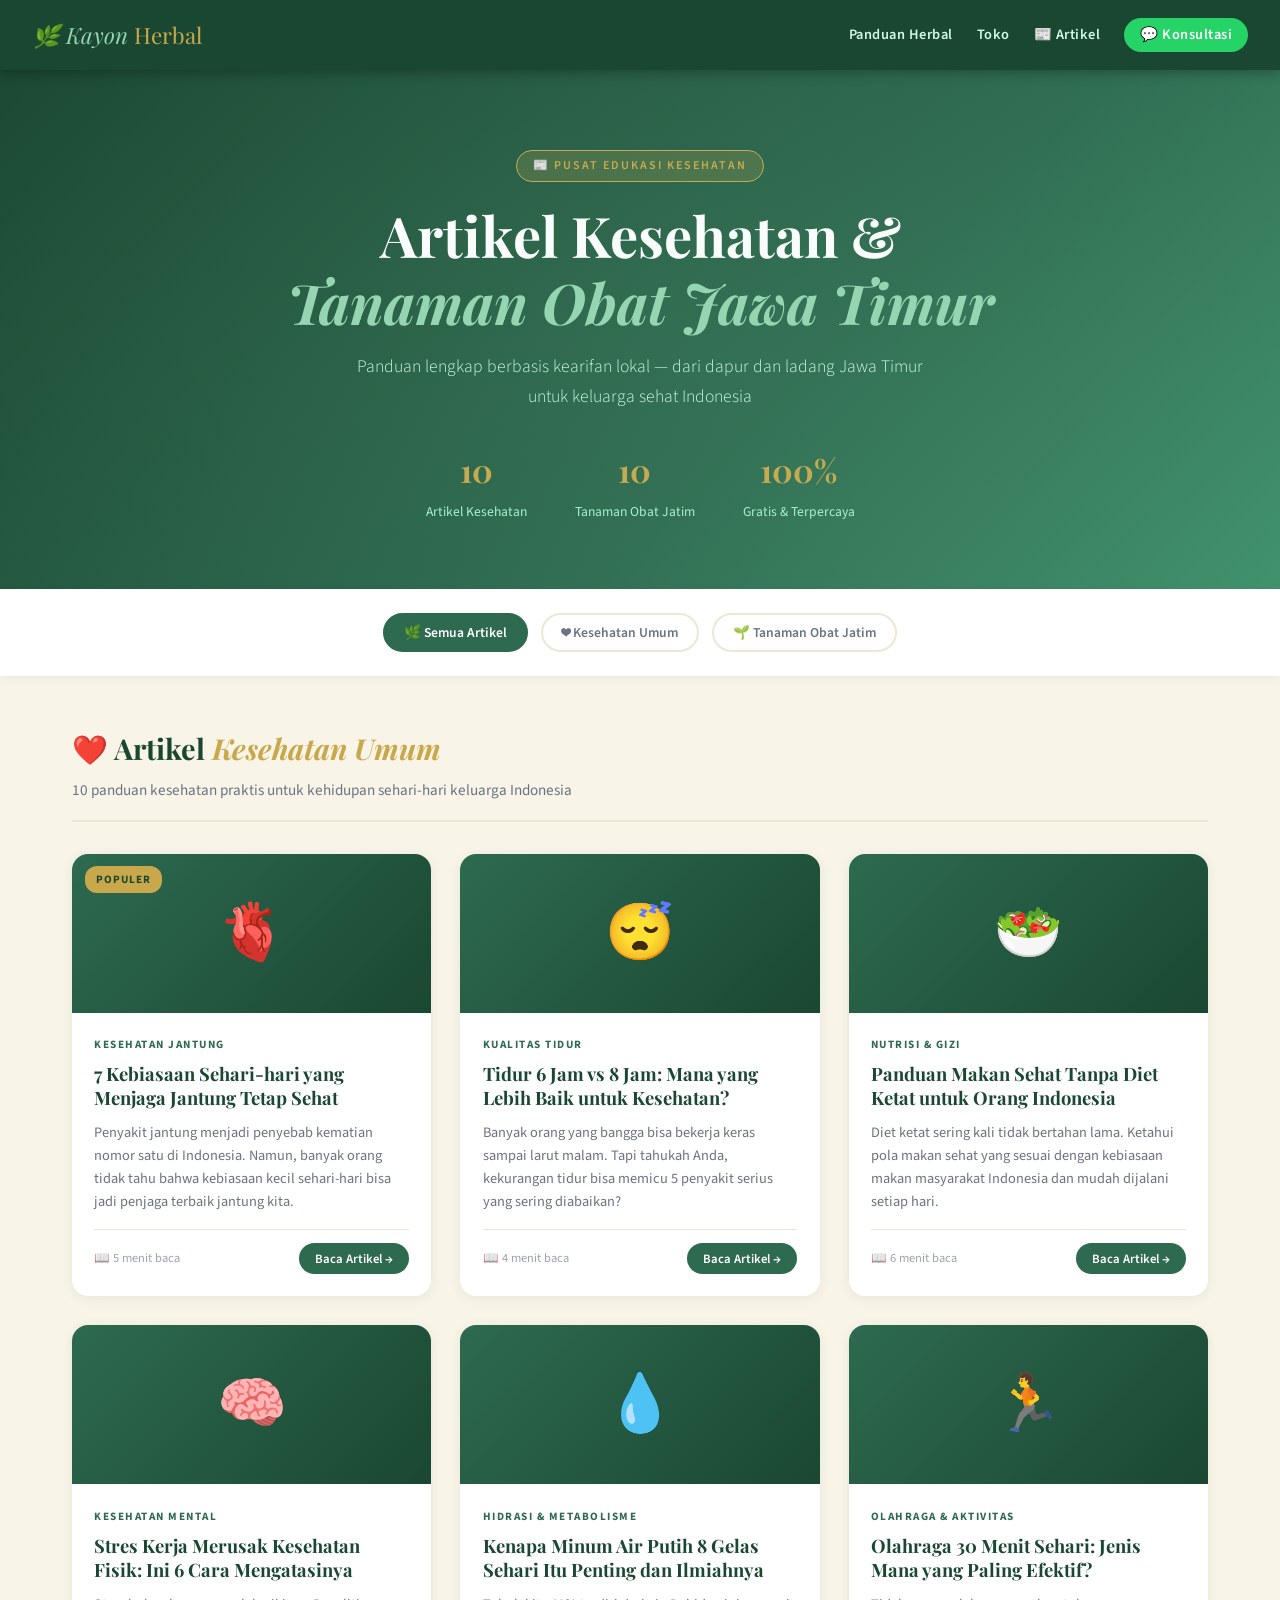
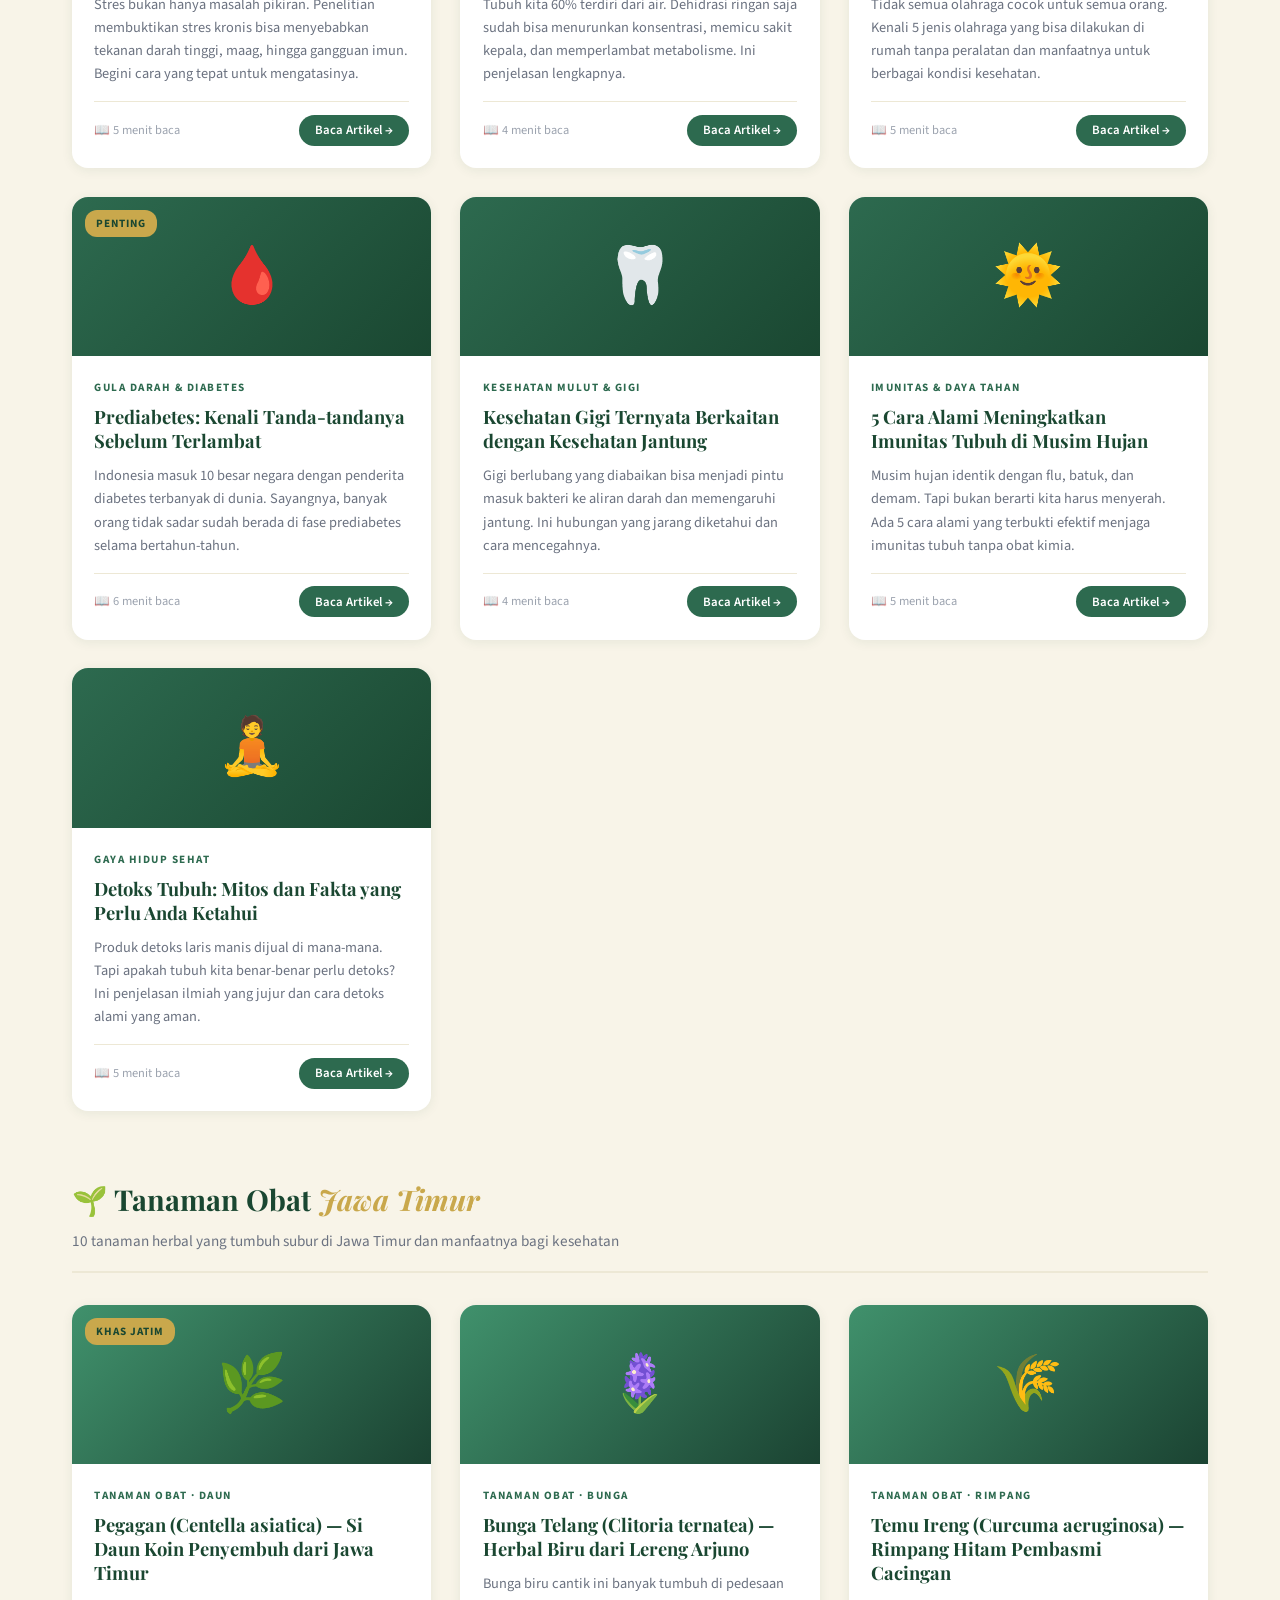
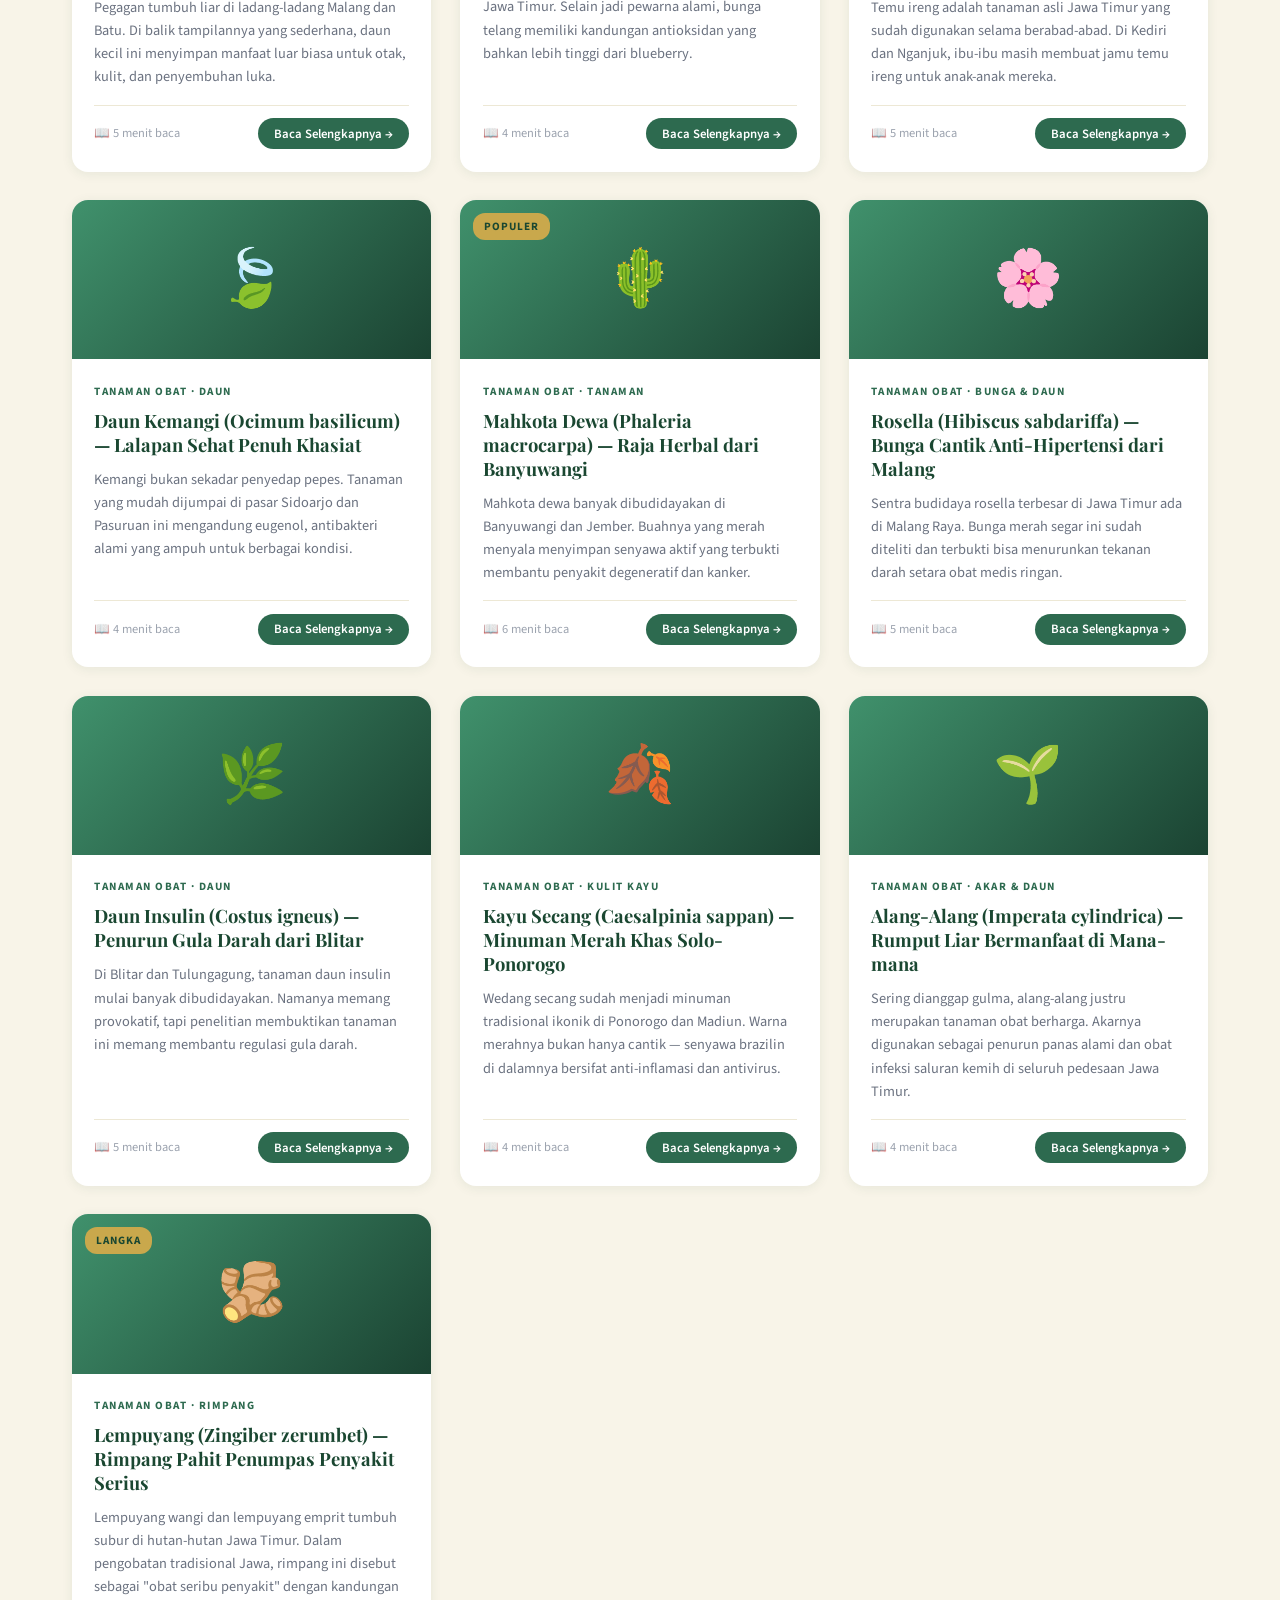
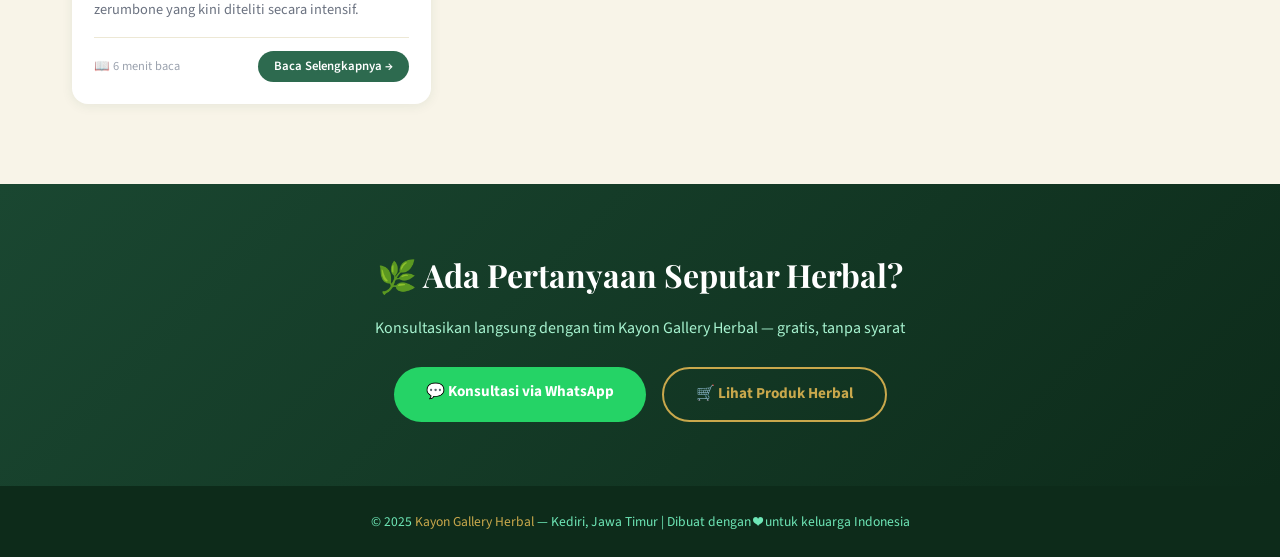
<file: artikel.html>
<!DOCTYPE html>
<html lang="id">
<head>
<meta charset="UTF-8">
<meta name="viewport" content="width=device-width, initial-scale=1.0">
<title>Artikel Kesehatan & Tanaman Obat Jawa Timur | Kayon Gallery Herbal</title>
<meta name="description" content="Kumpulan artikel kesehatan dan panduan tanaman obat tradisional dari Jawa Timur oleh Kayon Gallery Herbal Kediri.">
<link rel="preconnect" href="https://fonts.googleapis.com">
<link href="https://fonts.googleapis.com/css2?family=Playfair+Display:ital,wght@0,400;0,700;1,400&family=Source+Sans+3:wght@300;400;600&display=swap" rel="stylesheet">
<style>
  :root {
    --hijau-tua: #1a4731;
    --hijau-mid: #2d6a4f;
    --hijau-muda: #52b788;
    --hijau-terang: #95d5b2;
    --krem: #f8f4e8;
    --krem-gelap: #ede8d5;
    --coklat: #8b5e3c;
    --emas: #c9a84c;
    --putih: #fefefe;
    --abu: #6b7280;
    --teks: #1f2937;
  }

  * { margin: 0; padding: 0; box-sizing: border-box; }

  body {
    font-family: 'Source Sans 3', sans-serif;
    background: var(--krem);
    color: var(--teks);
    line-height: 1.7;
  }

  /* ── NAVBAR ── */
  nav {
    background: var(--hijau-tua);
    padding: 1rem 2rem;
    display: flex;
    align-items: center;
    justify-content: space-between;
    position: sticky;
    top: 0;
    z-index: 100;
    box-shadow: 0 2px 12px rgba(0,0,0,0.3);
  }
  .nav-logo {
    font-family: 'Playfair Display', serif;
    color: var(--hijau-terang);
    font-size: 1.4rem;
    text-decoration: none;
    font-style: italic;
  }
  .nav-logo span { color: var(--emas); font-style: normal; }
  .nav-links { display: flex; gap: 1.5rem; list-style: none; }
  .nav-links a {
    color: #d1fae5;
    text-decoration: none;
    font-size: 0.9rem;
    font-weight: 600;
    letter-spacing: 0.5px;
    transition: color 0.2s;
  }
  .nav-links a:hover { color: var(--emas); }
  .nav-wa {
    background: #25d366;
    color: white !important;
    padding: 0.4rem 1rem;
    border-radius: 20px;
  }

  /* ── HERO ── */
  .hero {
    background: linear-gradient(135deg, var(--hijau-tua) 0%, var(--hijau-mid) 60%, #40916c 100%);
    padding: 5rem 2rem 4rem;
    text-align: center;
    position: relative;
    overflow: hidden;
  }
  .hero::before {
    content: '';
    position: absolute;
    top: -50%;
    left: -20%;
    width: 140%;
    height: 200%;
    background: radial-gradient(ellipse at center, rgba(149,213,178,0.08) 0%, transparent 70%);
    pointer-events: none;
  }
  .hero-tag {
    display: inline-block;
    background: rgba(201,168,76,0.2);
    border: 1px solid var(--emas);
    color: var(--emas);
    font-size: 0.75rem;
    font-weight: 600;
    letter-spacing: 2px;
    text-transform: uppercase;
    padding: 0.3rem 1rem;
    border-radius: 20px;
    margin-bottom: 1.2rem;
  }
  .hero h1 {
    font-family: 'Playfair Display', serif;
    font-size: clamp(2rem, 5vw, 3.5rem);
    color: white;
    line-height: 1.2;
    margin-bottom: 1rem;
  }
  .hero h1 em { color: var(--hijau-terang); font-style: italic; }
  .hero p {
    color: #d1fae5;
    font-size: 1.1rem;
    max-width: 600px;
    margin: 0 auto 2rem;
    font-weight: 300;
  }
  .hero-stats {
    display: flex;
    justify-content: center;
    gap: 3rem;
    margin-top: 2rem;
  }
  .hero-stat { text-align: center; }
  .hero-stat strong {
    display: block;
    font-family: 'Playfair Display', serif;
    font-size: 2rem;
    color: var(--emas);
  }
  .hero-stat span { color: #a7f3d0; font-size: 0.85rem; }

  /* ── FILTER TABS ── */
  .filter-section {
    background: white;
    padding: 1.5rem 2rem;
    display: flex;
    justify-content: center;
    gap: 0.8rem;
    flex-wrap: wrap;
    box-shadow: 0 2px 8px rgba(0,0,0,0.05);
    position: sticky;
    top: 60px;
    z-index: 90;
  }
  .tab-btn {
    padding: 0.5rem 1.2rem;
    border: 2px solid var(--krem-gelap);
    background: transparent;
    border-radius: 25px;
    cursor: pointer;
    font-size: 0.85rem;
    font-weight: 600;
    font-family: 'Source Sans 3', sans-serif;
    color: var(--abu);
    transition: all 0.25s;
  }
  .tab-btn:hover, .tab-btn.active {
    background: var(--hijau-mid);
    border-color: var(--hijau-mid);
    color: white;
  }

  /* ── GRID ARTIKEL ── */
  .artikel-section {
    max-width: 1200px;
    margin: 0 auto;
    padding: 3rem 2rem;
  }
  .section-title {
    font-family: 'Playfair Display', serif;
    font-size: 1.8rem;
    color: var(--hijau-tua);
    margin-bottom: 0.3rem;
  }
  .section-title em { color: var(--emas); font-style: italic; }
  .section-sub {
    color: var(--abu);
    font-size: 0.95rem;
    margin-bottom: 2rem;
    padding-bottom: 1rem;
    border-bottom: 2px solid var(--krem-gelap);
  }
  .artikel-grid {
    display: grid;
    grid-template-columns: repeat(auto-fill, minmax(340px, 1fr));
    gap: 1.8rem;
  }

  /* ── KARTU ARTIKEL ── */
  .kartu {
    background: white;
    border-radius: 16px;
    overflow: hidden;
    box-shadow: 0 2px 12px rgba(26,71,49,0.08);
    transition: transform 0.3s, box-shadow 0.3s;
    display: flex;
    flex-direction: column;
    cursor: pointer;
  }
  .kartu:hover {
    transform: translateY(-6px);
    box-shadow: 0 12px 32px rgba(26,71,49,0.15);
  }
  .kartu-emoji {
    background: linear-gradient(135deg, var(--hijau-mid), var(--hijau-tua));
    padding: 2rem;
    text-align: center;
    font-size: 3.5rem;
    position: relative;
  }
  .kartu-emoji.tanaman {
    background: linear-gradient(135deg, #40916c, #1b4332);
  }
  .kartu-badge {
    position: absolute;
    top: 0.8rem;
    left: 0.8rem;
    background: var(--emas);
    color: var(--hijau-tua);
    font-size: 0.7rem;
    font-weight: 700;
    letter-spacing: 1px;
    text-transform: uppercase;
    padding: 0.25rem 0.7rem;
    border-radius: 12px;
  }
  .kartu-body { padding: 1.4rem; flex: 1; display: flex; flex-direction: column; }
  .kartu-kategori {
    font-size: 0.7rem;
    font-weight: 700;
    letter-spacing: 1.5px;
    text-transform: uppercase;
    color: var(--hijau-mid);
    margin-bottom: 0.5rem;
  }
  .kartu-judul {
    font-family: 'Playfair Display', serif;
    font-size: 1.15rem;
    color: var(--hijau-tua);
    margin-bottom: 0.7rem;
    line-height: 1.3;
  }
  .kartu-ringkasan {
    color: var(--abu);
    font-size: 0.9rem;
    line-height: 1.6;
    flex: 1;
    margin-bottom: 1rem;
  }
  .kartu-footer {
    display: flex;
    align-items: center;
    justify-content: space-between;
    padding-top: 0.8rem;
    border-top: 1px solid var(--krem-gelap);
  }
  .kartu-meta { font-size: 0.78rem; color: #9ca3af; }
  .btn-baca {
    background: var(--hijau-mid);
    color: white;
    border: none;
    padding: 0.4rem 1rem;
    border-radius: 20px;
    font-size: 0.8rem;
    font-weight: 600;
    cursor: pointer;
    font-family: 'Source Sans 3', sans-serif;
    transition: background 0.2s;
  }
  .btn-baca:hover { background: var(--hijau-tua); }

  /* ── MODAL ── */
  .modal-overlay {
    display: none;
    position: fixed;
    inset: 0;
    background: rgba(15,30,20,0.75);
    z-index: 1000;
    padding: 1rem;
    overflow-y: auto;
    backdrop-filter: blur(4px);
  }
  .modal-overlay.aktif { display: flex; align-items: flex-start; justify-content: center; }
  .modal {
    background: var(--putih);
    border-radius: 20px;
    max-width: 780px;
    width: 100%;
    margin: 2rem auto;
    overflow: hidden;
    animation: slideUp 0.35s ease;
  }
  @keyframes slideUp {
    from { opacity: 0; transform: translateY(30px); }
    to { opacity: 1; transform: translateY(0); }
  }
  .modal-header {
    background: linear-gradient(135deg, var(--hijau-tua), var(--hijau-mid));
    padding: 2.5rem 2rem 2rem;
    position: relative;
  }
  .modal-header .emoji { font-size: 3rem; display: block; margin-bottom: 0.8rem; }
  .modal-kategori {
    font-size: 0.7rem;
    font-weight: 700;
    letter-spacing: 2px;
    text-transform: uppercase;
    color: var(--emas);
    margin-bottom: 0.4rem;
  }
  .modal-judul {
    font-family: 'Playfair Display', serif;
    font-size: clamp(1.4rem, 3vw, 2rem);
    color: white;
    line-height: 1.25;
  }
  .modal-tutup {
    position: absolute;
    top: 1rem;
    right: 1rem;
    background: rgba(255,255,255,0.15);
    border: none;
    color: white;
    width: 36px;
    height: 36px;
    border-radius: 50%;
    font-size: 1.1rem;
    cursor: pointer;
    display: flex;
    align-items: center;
    justify-content: center;
    transition: background 0.2s;
  }
  .modal-tutup:hover { background: rgba(255,255,255,0.3); }
  .modal-content { padding: 2rem; }
  .modal-content h3 {
    font-family: 'Playfair Display', serif;
    color: var(--hijau-tua);
    font-size: 1.1rem;
    margin: 1.5rem 0 0.5rem;
    border-left: 3px solid var(--emas);
    padding-left: 0.8rem;
  }
  .modal-content p { color: #374151; font-size: 0.95rem; line-height: 1.8; margin-bottom: 0.8rem; }
  .modal-content ul { padding-left: 1.2rem; margin-bottom: 1rem; }
  .modal-content ul li { color: #374151; font-size: 0.95rem; line-height: 1.8; margin-bottom: 0.3rem; }
  .modal-content .highlight-box {
    background: #f0fdf4;
    border: 1px solid #bbf7d0;
    border-radius: 10px;
    padding: 1rem 1.2rem;
    margin: 1rem 0;
    font-size: 0.9rem;
    color: var(--hijau-tua);
  }
  .modal-content .warning-box {
    background: #fffbeb;
    border: 1px solid #fde68a;
    border-radius: 10px;
    padding: 0.8rem 1.2rem;
    margin: 1rem 0;
    font-size: 0.88rem;
    color: #92400e;
  }
  .modal-wa-btn {
    display: block;
    width: 100%;
    background: #25d366;
    color: white;
    text-align: center;
    padding: 0.9rem;
    border-radius: 12px;
    text-decoration: none;
    font-weight: 700;
    margin-top: 1.5rem;
    font-size: 0.95rem;
    transition: background 0.2s;
  }
  .modal-wa-btn:hover { background: #1da851; }

  /* ── CTA ── */
  .cta-section {
    background: linear-gradient(135deg, var(--hijau-tua), #0d2b1a);
    padding: 4rem 2rem;
    text-align: center;
    margin-top: 2rem;
  }
  .cta-section h2 {
    font-family: 'Playfair Display', serif;
    font-size: 2rem;
    color: white;
    margin-bottom: 0.8rem;
  }
  .cta-section p { color: #a7f3d0; margin-bottom: 1.5rem; font-size: 1rem; }
  .cta-btns { display: flex; gap: 1rem; justify-content: center; flex-wrap: wrap; }
  .btn-wa {
    background: #25d366;
    color: white;
    padding: 0.8rem 2rem;
    border-radius: 30px;
    text-decoration: none;
    font-weight: 700;
    font-size: 0.95rem;
    transition: transform 0.2s;
  }
  .btn-wa:hover { transform: scale(1.05); }
  .btn-outline {
    border: 2px solid var(--emas);
    color: var(--emas);
    padding: 0.8rem 2rem;
    border-radius: 30px;
    text-decoration: none;
    font-weight: 700;
    font-size: 0.95rem;
    transition: all 0.2s;
  }
  .btn-outline:hover { background: var(--emas); color: var(--hijau-tua); }

  /* ── FOOTER ── */
  footer {
    background: #0d2b1a;
    color: #6ee7b7;
    text-align: center;
    padding: 1.5rem;
    font-size: 0.85rem;
  }
  footer a { color: var(--emas); text-decoration: none; }

  /* ── RESPONSIVE ── */
  @media(max-width: 640px) {
    .nav-links { display: none; }
    .hero-stats { gap: 1.5rem; }
    .filter-section { padding: 1rem; }
    .artikel-grid { grid-template-columns: 1fr; }
    .modal-content { padding: 1.2rem; }
  }

  /* Scroll reveal */
  .kartu { opacity: 0; transform: translateY(20px); transition: opacity 0.5s ease, transform 0.5s ease, box-shadow 0.3s; }
  .kartu.visible { opacity: 1; transform: translateY(0); }
  .kartu:hover { transform: translateY(-6px) !important; }
</style>
</head>
<body>

<!-- NAV -->
<nav>
  <a class="nav-logo" href="index.html">🌿 Kayon <span>Herbal</span></a>
  <ul class="nav-links">
    <li><a href="index.html#panduan">Panduan Herbal</a></li>
    <li><a href="index.html#toko">Toko</a></li>
    <li><a href="artikel.html">📰 Artikel</a></li>
    <li><a href="https://wa.me/62816268810" class="nav-wa">💬 Konsultasi</a></li>
  </ul>
</nav>

<!-- HERO -->
<section class="hero">
  <div class="hero-tag">📰 Pusat Edukasi Kesehatan</div>
  <h1>Artikel Kesehatan &<br><em>Tanaman Obat Jawa Timur</em></h1>
  <p>Panduan lengkap berbasis kearifan lokal — dari dapur dan ladang Jawa Timur untuk keluarga sehat Indonesia</p>
  <div class="hero-stats">
    <div class="hero-stat"><strong>10</strong><span>Artikel Kesehatan</span></div>
    <div class="hero-stat"><strong>10</strong><span>Tanaman Obat Jatim</span></div>
    <div class="hero-stat"><strong>100%</strong><span>Gratis & Terpercaya</span></div>
  </div>
</section>

<!-- FILTER -->
<div class="filter-section">
  <button class="tab-btn active" onclick="filter('semua')">🌿 Semua Artikel</button>
  <button class="tab-btn" onclick="filter('kesehatan')">❤️ Kesehatan Umum</button>
  <button class="tab-btn" onclick="filter('tanaman')">🌱 Tanaman Obat Jatim</button>
</div>

<!-- ========== ARTIKEL KESEHATAN ========== -->
<main class="artikel-section">
  <h2 class="section-title">❤️ Artikel <em>Kesehatan Umum</em></h2>
  <p class="section-sub">10 panduan kesehatan praktis untuk kehidupan sehari-hari keluarga Indonesia</p>

  <div class="artikel-grid" id="grid-kesehatan">

    <!-- 1 -->
    <div class="kartu" data-kategori="kesehatan" onclick="bukaModal('k1')">
      <div class="kartu-emoji">🫀<span class="kartu-badge">Populer</span></div>
      <div class="kartu-body">
        <div class="kartu-kategori">Kesehatan Jantung</div>
        <h3 class="kartu-judul">7 Kebiasaan Sehari-hari yang Menjaga Jantung Tetap Sehat</h3>
        <p class="kartu-ringkasan">Penyakit jantung menjadi penyebab kematian nomor satu di Indonesia. Namun, banyak orang tidak tahu bahwa kebiasaan kecil sehari-hari bisa jadi penjaga terbaik jantung kita.</p>
        <div class="kartu-footer">
          <span class="kartu-meta">📖 5 menit baca</span>
          <button class="btn-baca">Baca Artikel →</button>
        </div>
      </div>
    </div>

    <!-- 2 -->
    <div class="kartu" data-kategori="kesehatan" onclick="bukaModal('k2')">
      <div class="kartu-emoji">😴</div>
      <div class="kartu-body">
        <div class="kartu-kategori">Kualitas Tidur</div>
        <h3 class="kartu-judul">Tidur 6 Jam vs 8 Jam: Mana yang Lebih Baik untuk Kesehatan?</h3>
        <p class="kartu-ringkasan">Banyak orang yang bangga bisa bekerja keras sampai larut malam. Tapi tahukah Anda, kekurangan tidur bisa memicu 5 penyakit serius yang sering diabaikan?</p>
        <div class="kartu-footer">
          <span class="kartu-meta">📖 4 menit baca</span>
          <button class="btn-baca">Baca Artikel →</button>
        </div>
      </div>
    </div>

    <!-- 3 -->
    <div class="kartu" data-kategori="kesehatan" onclick="bukaModal('k3')">
      <div class="kartu-emoji">🥗</div>
      <div class="kartu-body">
        <div class="kartu-kategori">Nutrisi & Gizi</div>
        <h3 class="kartu-judul">Panduan Makan Sehat Tanpa Diet Ketat untuk Orang Indonesia</h3>
        <p class="kartu-ringkasan">Diet ketat sering kali tidak bertahan lama. Ketahui pola makan sehat yang sesuai dengan kebiasaan makan masyarakat Indonesia dan mudah dijalani setiap hari.</p>
        <div class="kartu-footer">
          <span class="kartu-meta">📖 6 menit baca</span>
          <button class="btn-baca">Baca Artikel →</button>
        </div>
      </div>
    </div>

    <!-- 4 -->
    <div class="kartu" data-kategori="kesehatan" onclick="bukaModal('k4')">
      <div class="kartu-emoji">🧠</div>
      <div class="kartu-body">
        <div class="kartu-kategori">Kesehatan Mental</div>
        <h3 class="kartu-judul">Stres Kerja Merusak Kesehatan Fisik: Ini 6 Cara Mengatasinya</h3>
        <p class="kartu-ringkasan">Stres bukan hanya masalah pikiran. Penelitian membuktikan stres kronis bisa menyebabkan tekanan darah tinggi, maag, hingga gangguan imun. Begini cara yang tepat untuk mengatasinya.</p>
        <div class="kartu-footer">
          <span class="kartu-meta">📖 5 menit baca</span>
          <button class="btn-baca">Baca Artikel →</button>
        </div>
      </div>
    </div>

    <!-- 5 -->
    <div class="kartu" data-kategori="kesehatan" onclick="bukaModal('k5')">
      <div class="kartu-emoji">💧</div>
      <div class="kartu-body">
        <div class="kartu-kategori">Hidrasi & Metabolisme</div>
        <h3 class="kartu-judul">Kenapa Minum Air Putih 8 Gelas Sehari Itu Penting dan Ilmiahnya</h3>
        <p class="kartu-ringkasan">Tubuh kita 60% terdiri dari air. Dehidrasi ringan saja sudah bisa menurunkan konsentrasi, memicu sakit kepala, dan memperlambat metabolisme. Ini penjelasan lengkapnya.</p>
        <div class="kartu-footer">
          <span class="kartu-meta">📖 4 menit baca</span>
          <button class="btn-baca">Baca Artikel →</button>
        </div>
      </div>
    </div>

    <!-- 6 -->
    <div class="kartu" data-kategori="kesehatan" onclick="bukaModal('k6')">
      <div class="kartu-emoji">🏃</div>
      <div class="kartu-body">
        <div class="kartu-kategori">Olahraga & Aktivitas</div>
        <h3 class="kartu-judul">Olahraga 30 Menit Sehari: Jenis Mana yang Paling Efektif?</h3>
        <p class="kartu-ringkasan">Tidak semua olahraga cocok untuk semua orang. Kenali 5 jenis olahraga yang bisa dilakukan di rumah tanpa peralatan dan manfaatnya untuk berbagai kondisi kesehatan.</p>
        <div class="kartu-footer">
          <span class="kartu-meta">📖 5 menit baca</span>
          <button class="btn-baca">Baca Artikel →</button>
        </div>
      </div>
    </div>

    <!-- 7 -->
    <div class="kartu" data-kategori="kesehatan" onclick="bukaModal('k7')">
      <div class="kartu-emoji">🩸<span class="kartu-badge">Penting</span></div>
      <div class="kartu-body">
        <div class="kartu-kategori">Gula Darah & Diabetes</div>
        <h3 class="kartu-judul">Prediabetes: Kenali Tanda-tandanya Sebelum Terlambat</h3>
        <p class="kartu-ringkasan">Indonesia masuk 10 besar negara dengan penderita diabetes terbanyak di dunia. Sayangnya, banyak orang tidak sadar sudah berada di fase prediabetes selama bertahun-tahun.</p>
        <div class="kartu-footer">
          <span class="kartu-meta">📖 6 menit baca</span>
          <button class="btn-baca">Baca Artikel →</button>
        </div>
      </div>
    </div>

    <!-- 8 -->
    <div class="kartu" data-kategori="kesehatan" onclick="bukaModal('k8')">
      <div class="kartu-emoji">🦷</div>
      <div class="kartu-body">
        <div class="kartu-kategori">Kesehatan Mulut & Gigi</div>
        <h3 class="kartu-judul">Kesehatan Gigi Ternyata Berkaitan dengan Kesehatan Jantung</h3>
        <p class="kartu-ringkasan">Gigi berlubang yang diabaikan bisa menjadi pintu masuk bakteri ke aliran darah dan memengaruhi jantung. Ini hubungan yang jarang diketahui dan cara mencegahnya.</p>
        <div class="kartu-footer">
          <span class="kartu-meta">📖 4 menit baca</span>
          <button class="btn-baca">Baca Artikel →</button>
        </div>
      </div>
    </div>

    <!-- 9 -->
    <div class="kartu" data-kategori="kesehatan" onclick="bukaModal('k9')">
      <div class="kartu-emoji">🌞</div>
      <div class="kartu-body">
        <div class="kartu-kategori">Imunitas & Daya Tahan</div>
        <h3 class="kartu-judul">5 Cara Alami Meningkatkan Imunitas Tubuh di Musim Hujan</h3>
        <p class="kartu-ringkasan">Musim hujan identik dengan flu, batuk, dan demam. Tapi bukan berarti kita harus menyerah. Ada 5 cara alami yang terbukti efektif menjaga imunitas tubuh tanpa obat kimia.</p>
        <div class="kartu-footer">
          <span class="kartu-meta">📖 5 menit baca</span>
          <button class="btn-baca">Baca Artikel →</button>
        </div>
      </div>
    </div>

    <!-- 10 -->
    <div class="kartu" data-kategori="kesehatan" onclick="bukaModal('k10')">
      <div class="kartu-emoji">🧘</div>
      <div class="kartu-body">
        <div class="kartu-kategori">Gaya Hidup Sehat</div>
        <h3 class="kartu-judul">Detoks Tubuh: Mitos dan Fakta yang Perlu Anda Ketahui</h3>
        <p class="kartu-ringkasan">Produk detoks laris manis dijual di mana-mana. Tapi apakah tubuh kita benar-benar perlu detoks? Ini penjelasan ilmiah yang jujur dan cara detoks alami yang aman.</p>
        <div class="kartu-footer">
          <span class="kartu-meta">📖 5 menit baca</span>
          <button class="btn-baca">Baca Artikel →</button>
        </div>
      </div>
    </div>

  </div><!-- /grid kesehatan -->

  <!-- ========== TANAMAN OBAT ========== -->
  <h2 class="section-title" style="margin-top:4rem">🌱 Tanaman Obat <em>Jawa Timur</em></h2>
  <p class="section-sub">10 tanaman herbal yang tumbuh subur di Jawa Timur dan manfaatnya bagi kesehatan</p>

  <div class="artikel-grid" id="grid-tanaman">

    <!-- T1 -->
    <div class="kartu" data-kategori="tanaman" onclick="bukaModal('t1')">
      <div class="kartu-emoji tanaman">🌿<span class="kartu-badge">Khas Jatim</span></div>
      <div class="kartu-body">
        <div class="kartu-kategori">Tanaman Obat · Daun</div>
        <h3 class="kartu-judul">Pegagan (Centella asiatica) — Si Daun Koin Penyembuh dari Jawa Timur</h3>
        <p class="kartu-ringkasan">Pegagan tumbuh liar di ladang-ladang Malang dan Batu. Di balik tampilannya yang sederhana, daun kecil ini menyimpan manfaat luar biasa untuk otak, kulit, dan penyembuhan luka.</p>
        <div class="kartu-footer">
          <span class="kartu-meta">📖 5 menit baca</span>
          <button class="btn-baca">Baca Selengkapnya →</button>
        </div>
      </div>
    </div>

    <!-- T2 -->
    <div class="kartu" data-kategori="tanaman" onclick="bukaModal('t2')">
      <div class="kartu-emoji tanaman">🪻</div>
      <div class="kartu-body">
        <div class="kartu-kategori">Tanaman Obat · Bunga</div>
        <h3 class="kartu-judul">Bunga Telang (Clitoria ternatea) — Herbal Biru dari Lereng Arjuno</h3>
        <p class="kartu-ringkasan">Bunga biru cantik ini banyak tumbuh di pedesaan Jawa Timur. Selain jadi pewarna alami, bunga telang memiliki kandungan antioksidan yang bahkan lebih tinggi dari blueberry.</p>
        <div class="kartu-footer">
          <span class="kartu-meta">📖 4 menit baca</span>
          <button class="btn-baca">Baca Selengkapnya →</button>
        </div>
      </div>
    </div>

    <!-- T3 -->
    <div class="kartu" data-kategori="tanaman" onclick="bukaModal('t3')">
      <div class="kartu-emoji tanaman">🌾</div>
      <div class="kartu-body">
        <div class="kartu-kategori">Tanaman Obat · Rimpang</div>
        <h3 class="kartu-judul">Temu Ireng (Curcuma aeruginosa) — Rimpang Hitam Pembasmi Cacingan</h3>
        <p class="kartu-ringkasan">Temu ireng adalah tanaman asli Jawa Timur yang sudah digunakan selama berabad-abad. Di Kediri dan Nganjuk, ibu-ibu masih membuat jamu temu ireng untuk anak-anak mereka.</p>
        <div class="kartu-footer">
          <span class="kartu-meta">📖 5 menit baca</span>
          <button class="btn-baca">Baca Selengkapnya →</button>
        </div>
      </div>
    </div>

    <!-- T4 -->
    <div class="kartu" data-kategori="tanaman" onclick="bukaModal('t4')">
      <div class="kartu-emoji tanaman">🍃</div>
      <div class="kartu-body">
        <div class="kartu-kategori">Tanaman Obat · Daun</div>
        <h3 class="kartu-judul">Daun Kemangi (Ocimum basilicum) — Lalapan Sehat Penuh Khasiat</h3>
        <p class="kartu-ringkasan">Kemangi bukan sekadar penyedap pepes. Tanaman yang mudah dijumpai di pasar Sidoarjo dan Pasuruan ini mengandung eugenol, antibakteri alami yang ampuh untuk berbagai kondisi.</p>
        <div class="kartu-footer">
          <span class="kartu-meta">📖 4 menit baca</span>
          <button class="btn-baca">Baca Selengkapnya →</button>
        </div>
      </div>
    </div>

    <!-- T5 -->
    <div class="kartu" data-kategori="tanaman" onclick="bukaModal('t5')">
      <div class="kartu-emoji tanaman">🌵<span class="kartu-badge">Populer</span></div>
      <div class="kartu-body">
        <div class="kartu-kategori">Tanaman Obat · Tanaman</div>
        <h3 class="kartu-judul">Mahkota Dewa (Phaleria macrocarpa) — Raja Herbal dari Banyuwangi</h3>
        <p class="kartu-ringkasan">Mahkota dewa banyak dibudidayakan di Banyuwangi dan Jember. Buahnya yang merah menyala menyimpan senyawa aktif yang terbukti membantu penyakit degeneratif dan kanker.</p>
        <div class="kartu-footer">
          <span class="kartu-meta">📖 6 menit baca</span>
          <button class="btn-baca">Baca Selengkapnya →</button>
        </div>
      </div>
    </div>

    <!-- T6 -->
    <div class="kartu" data-kategori="tanaman" onclick="bukaModal('t6')">
      <div class="kartu-emoji tanaman">🌸</div>
      <div class="kartu-body">
        <div class="kartu-kategori">Tanaman Obat · Bunga & Daun</div>
        <h3 class="kartu-judul">Rosella (Hibiscus sabdariffa) — Bunga Cantik Anti-Hipertensi dari Malang</h3>
        <p class="kartu-ringkasan">Sentra budidaya rosella terbesar di Jawa Timur ada di Malang Raya. Bunga merah segar ini sudah diteliti dan terbukti bisa menurunkan tekanan darah setara obat medis ringan.</p>
        <div class="kartu-footer">
          <span class="kartu-meta">📖 5 menit baca</span>
          <button class="btn-baca">Baca Selengkapnya →</button>
        </div>
      </div>
    </div>

    <!-- T7 -->
    <div class="kartu" data-kategori="tanaman" onclick="bukaModal('t7')">
      <div class="kartu-emoji tanaman">🌿</div>
      <div class="kartu-body">
        <div class="kartu-kategori">Tanaman Obat · Daun</div>
        <h3 class="kartu-judul">Daun Insulin (Costus igneus) — Penurun Gula Darah dari Blitar</h3>
        <p class="kartu-ringkasan">Di Blitar dan Tulungagung, tanaman daun insulin mulai banyak dibudidayakan. Namanya memang provokatif, tapi penelitian membuktikan tanaman ini memang membantu regulasi gula darah.</p>
        <div class="kartu-footer">
          <span class="kartu-meta">📖 5 menit baca</span>
          <button class="btn-baca">Baca Selengkapnya →</button>
        </div>
      </div>
    </div>

    <!-- T8 -->
    <div class="kartu" data-kategori="tanaman" onclick="bukaModal('t8')">
      <div class="kartu-emoji tanaman">🍂</div>
      <div class="kartu-body">
        <div class="kartu-kategori">Tanaman Obat · Kulit Kayu</div>
        <h3 class="kartu-judul">Kayu Secang (Caesalpinia sappan) — Minuman Merah Khas Solo-Ponorogo</h3>
        <p class="kartu-ringkasan">Wedang secang sudah menjadi minuman tradisional ikonik di Ponorogo dan Madiun. Warna merahnya bukan hanya cantik — senyawa brazilin di dalamnya bersifat anti-inflamasi dan antivirus.</p>
        <div class="kartu-footer">
          <span class="kartu-meta">📖 4 menit baca</span>
          <button class="btn-baca">Baca Selengkapnya →</button>
        </div>
      </div>
    </div>

    <!-- T9 -->
    <div class="kartu" data-kategori="tanaman" onclick="bukaModal('t9')">
      <div class="kartu-emoji tanaman">🌱</div>
      <div class="kartu-body">
        <div class="kartu-kategori">Tanaman Obat · Akar & Daun</div>
        <h3 class="kartu-judul">Alang-Alang (Imperata cylindrica) — Rumput Liar Bermanfaat di Mana-mana</h3>
        <p class="kartu-ringkasan">Sering dianggap gulma, alang-alang justru merupakan tanaman obat berharga. Akarnya digunakan sebagai penurun panas alami dan obat infeksi saluran kemih di seluruh pedesaan Jawa Timur.</p>
        <div class="kartu-footer">
          <span class="kartu-meta">📖 4 menit baca</span>
          <button class="btn-baca">Baca Selengkapnya →</button>
        </div>
      </div>
    </div>

    <!-- T10 -->
    <div class="kartu" data-kategori="tanaman" onclick="bukaModal('t10')">
      <div class="kartu-emoji tanaman">🫚<span class="kartu-badge">Langka</span></div>
      <div class="kartu-body">
        <div class="kartu-kategori">Tanaman Obat · Rimpang</div>
        <h3 class="kartu-judul">Lempuyang (Zingiber zerumbet) — Rimpang Pahit Penumpas Penyakit Serius</h3>
        <p class="kartu-ringkasan">Lempuyang wangi dan lempuyang emprit tumbuh subur di hutan-hutan Jawa Timur. Dalam pengobatan tradisional Jawa, rimpang ini disebut sebagai "obat seribu penyakit" dengan kandungan zerumbone yang kini diteliti secara intensif.</p>
        <div class="kartu-footer">
          <span class="kartu-meta">📖 6 menit baca</span>
          <button class="btn-baca">Baca Selengkapnya →</button>
        </div>
      </div>
    </div>

  </div><!-- /grid tanaman -->
</main>

<!-- CTA -->
<section class="cta-section">
  <h2>🌿 Ada Pertanyaan Seputar Herbal?</h2>
  <p>Konsultasikan langsung dengan tim Kayon Gallery Herbal — gratis, tanpa syarat</p>
  <div class="cta-btns">
    <a href="https://wa.me/62816268810?text=Halo%20Kayon%20Herbal%2C%20saya%20ingin%20konsultasi%20setelah%20membaca%20artikel" class="btn-wa">💬 Konsultasi via WhatsApp</a>
    <a href="index.html#toko" class="btn-outline">🛒 Lihat Produk Herbal</a>
  </div>
</section>

<footer>
  <p>© 2025 <a href="index.html">Kayon Gallery Herbal</a> — Kediri, Jawa Timur | Dibuat dengan ❤ untuk keluarga Indonesia</p>
</footer>

<!-- ============================
     MODAL ARTIKEL
============================= -->
<div class="modal-overlay" id="modalOverlay" onclick="tutupModalLuar(event)">
  <div class="modal" id="modalKonten"></div>
</div>

<script>
// ── DATA ARTIKEL ──
const artikel = {

  k1: {
    emoji: '🫀', kategori: 'Kesehatan Jantung',
    judul: '7 Kebiasaan Sehari-hari yang Menjaga Jantung Tetap Sehat',
    konten: `
      <p>Penyakit jantung koroner merupakan penyebab kematian nomor satu di Indonesia, bertanggung jawab atas lebih dari 35% total kematian setiap tahunnya menurut data Kemenkes RI. Namun kabar baiknya, sebagian besar risiko penyakit jantung bisa dicegah dengan mengubah kebiasaan sehari-hari.</p>
      <h3>1. Berjalan Kaki 30 Menit Setiap Hari</h3>
      <p>Berjalan kaki adalah olahraga kardio paling mudah dan murah. Studi dari Harvard School of Public Health membuktikan bahwa berjalan kaki 30 menit per hari menurunkan risiko penyakit jantung hingga 35%. Jantung adalah otot, dan seperti otot lainnya, ia butuh latihan rutin.</p>
      <h3>2. Makan Lebih Banyak Serat</h3>
      <p>Serat larut yang ditemukan di oatmeal, kacang-kacangan, dan buah-buahan membantu menurunkan kadar kolesterol LDL (kolesterol "jahat"). Targetkan 25-35 gram serat per hari dari sumber alami.</p>
      <h3>3. Kendalikan Stres dengan Aktif</h3>
      <p>Stres kronis memicu pelepasan hormon kortisol yang merusak dinding pembuluh darah. Teknik sederhana seperti pernapasan dalam, meditasi 10 menit, atau jalan-jalan di alam terbuka terbukti efektif menurunkan tekanan darah.</p>
      <h3>4. Kurangi Garam (Bukan Hilangkan Sepenuhnya)</h3>
      <p>Konsumsi natrium berlebih meningkatkan tekanan darah, yang merupakan faktor risiko utama penyakit jantung. WHO merekomendasikan maksimal 5 gram (1 sendok teh) garam per hari — termasuk yang ada di makanan olahan.</p>
      <h3>5. Tidur Cukup 7-8 Jam</h3>
      <p>Tidur kurang dari 6 jam per malam secara konsisten dikaitkan dengan peningkatan risiko serangan jantung sebesar 48% menurut studi European Heart Journal.</p>
      <h3>6. Berhenti Merokok (atau Jauhi Asap Rokok)</h3>
      <p>Nikotin dan karbon monoksida dalam rokok merusak lapisan dalam pembuluh darah dan meningkatkan risiko pembekuan darah. Dalam 1 tahun setelah berhenti merokok, risiko penyakit jantung turun 50%.</p>
      <h3>7. Konsumsi Herbal Pendukung Jantung</h3>
      <div class="highlight-box">💚 <strong>Herbal dari Dapur Anda:</strong> Bawang putih (menurunkan kolesterol & tekanan darah), kayu manis (mengontrol gula darah & trigliserida), dan jahe merah (anti-inflamasi pembuluh darah) adalah teman terbaik jantung Anda yang bisa didapat di pasar terdekat.</div>
      <div class="warning-box">⚠️ Artikel ini bersifat edukatif. Penderita penyakit jantung wajib berkonsultasi dengan dokter spesialis jantung sebelum mengubah pola makan atau pengobatan.</div>
    `
  },

  k2: {
    emoji: '😴', kategori: 'Kualitas Tidur',
    judul: 'Tidur 6 Jam vs 8 Jam: Mana yang Lebih Baik untuk Kesehatan?',
    konten: `
      <p>Di era modern yang serba cepat, banyak orang menganggap tidur sedikit adalah tanda kerja keras. Padahal, penelitian membuktikan bahwa ini adalah anggapan yang berbahaya dan bisa merusak kesehatan jangka panjang.</p>
      <h3>Apa yang Terjadi Saat Kita Tidur?</h3>
      <p>Tidur bukanlah sekadar istirahat pasif. Saat tidur, otak Anda aktif membersihkan zat-zat beracun (termasuk protein amyloid yang dikaitkan dengan Alzheimer), sistem imun memproduksi sel-sel pertahanan, dan tubuh memperbaiki jaringan yang rusak sepanjang hari.</p>
      <h3>Efek Tidur 6 Jam secara Konsisten</h3>
      <ul>
        <li>Risiko diabetes tipe 2 meningkat 28%</li>
        <li>Kemampuan konsentrasi setara orang mabuk ringan</li>
        <li>Produksi kortisol (hormon stres) meningkat</li>
        <li>Nafsu makan meningkat — hormon ghrelin naik, leptin turun</li>
        <li>Sistem imun melemah hingga 70% (studi Carnegie Mellon)</li>
      </ul>
      <h3>Berapa Jam Tidur yang Ideal?</h3>
      <div class="highlight-box">
        🌙 <strong>Rekomendasi National Sleep Foundation:</strong><br>
        Dewasa (18-64 tahun): <strong>7-9 jam</strong><br>
        Lansia (65+): <strong>7-8 jam</strong><br>
        Remaja (14-17 tahun): <strong>8-10 jam</strong>
      </div>
      <h3>Tips Meningkatkan Kualitas Tidur Secara Alami</h3>
      <p>Waktu tidur yang konsisten lebih penting dari durasinya. Tidur dan bangun di jam yang sama setiap hari (termasuk akhir pekan) mengatur ritme sirkadian yang menjadi kunci kualitas tidur.</p>
      <h3>Herbal untuk Tidur Lebih Berkualitas</h3>
      <div class="highlight-box">💚 <strong>Rekomendasi herbal alami:</strong> Teh chamomile hangat 1 jam sebelum tidur, atau minuman jahe madu hangat (tanpa kafein) membantu merelaksasi sistem saraf dan meningkatkan kualitas tidur secara alami.</div>
      <div class="warning-box">⚠️ Jika Anda rutin sulit tidur lebih dari 3 minggu, konsultasikan ke dokter — bisa jadi tanda insomnia kronis yang membutuhkan penanganan khusus.</div>
    `
  },

  k3: {
    emoji: '🥗', kategori: 'Nutrisi & Gizi',
    judul: 'Panduan Makan Sehat Tanpa Diet Ketat untuk Orang Indonesia',
    konten: `
      <p>Diet ketat dan mahal sering kali tidak cocok dengan budaya makan Indonesia. Kabar baiknya, pola makan sehat yang berkelanjutan justru bisa dilakukan dengan bahan-bahan lokal yang mudah didapat dan terjangkau.</p>
      <h3>Prinsip "Piring Sehat" ala Indonesia</h3>
      <p>Kementerian Kesehatan RI merekomendasikan model "Isi Piringku" yang lebih kontekstual dari model Barat. Setengah piring berisi sayur dan buah, seperempat piring protein (ikan, tempe, tahu, ayam), dan seperempat piring karbohidrat (nasi, ubi, jagung).</p>
      <h3>Makanan Lokal yang Sangat Bergizi</h3>
      <ul>
        <li><strong>Tempe:</strong> Protein tinggi, probiotik alami, fermentasi meningkatkan penyerapan nutrisi</li>
        <li><strong>Ikan laut:</strong> Omega-3 tinggi, jauh lebih murah dari suplemen ikan</li>
        <li><strong>Sayur bayam:</strong> Zat besi, folat, dan vitamin K yang sangat dibutuhkan tubuh</li>
        <li><strong>Ubi jalar:</strong> Serat tinggi, indeks glikemik rendah, kaya beta-karoten</li>
        <li><strong>Pepaya:</strong> Enzim papain untuk pencernaan, vitamin C lebih tinggi dari jeruk</li>
      </ul>
      <h3>Kebiasaan Makan yang Lebih Berpengaruh dari Menu</h3>
      <p>Penelitian menunjukkan bahwa BAGAIMANA Anda makan sama pentingnya dengan APA yang Anda makan. Makan perlahan (minimal 20 menit per makan), tidak sambil menatap layar, dan berhenti sebelum kenyang (80% kenyang dalam prinsip Okinawa) terbukti mengurangi asupan kalori 20-30%.</p>
      <div class="highlight-box">💚 <strong>Tips praktis:</strong> Tambahkan rempah-rempah (kunyit, jahe, kayu manis) ke masakan sehari-hari. Ini bukan hanya soal rasa — kandungan antioksidannya nyata dan terukur secara ilmiah.</div>
      <div class="warning-box">⚠️ Hindari diet ekstrem yang mengeliminasi satu kelompok makanan sepenuhnya. Tubuh manusia membutuhkan semua makronutrien untuk berfungsi optimal.</div>
    `
  },

  k4: {
    emoji: '🧠', kategori: 'Kesehatan Mental',
    judul: 'Stres Kerja Merusak Kesehatan Fisik: Ini 6 Cara Mengatasinya',
    konten: `
      <p>Koneksi antara pikiran dan tubuh lebih nyata dari yang kita kira. Stres kronis akibat pekerjaan bukan hanya "perasaan tidak nyaman" — ini respons fisiologis yang secara harfiah merusak organ tubuh kita jika dibiarkan.</p>
      <h3>Bagaimana Stres Merusak Tubuh</h3>
      <p>Saat stres, tubuh melepas hormon kortisol dan adrenalin dalam mode "fight or flight". Dalam jangka pendek, ini berguna. Tapi jika terus-menerus aktif, kortisol tinggi menyebabkan: tekanan darah meningkat, sistem imun melemah, gula darah tidak stabil, pencernaan terganggu, dan kerusakan pada hipokampus (pusat memori otak).</p>
      <h3>6 Cara Mengatasi Stres Kerja yang Terbukti Efektif</h3>
      <ul>
        <li><strong>Teknik 4-7-8:</strong> Tarik napas 4 detik, tahan 7 detik, embuskan 8 detik. Lakukan 3x saat merasa tertekan</li>
        <li><strong>Batasi notifikasi:</strong> Nonaktifkan notifikasi kerja di luar jam kerja — ini bukan malas, ini boundary sehat</li>
        <li><strong>Gerak fisik 10 menit:</strong> Sekadar jalan kaki atau peregangan singkat memangkas kortisol 26%</li>
        <li><strong>Journaling:</strong> Menulis 3 hal yang disyukuri setiap malam terbukti menurunkan level stres secara klinis</li>
        <li><strong>Waktu hijau:</strong> 20 menit di taman atau area terbuka alami menurunkan kortisol lebih efektif dari liburan</li>
        <li><strong>Koneksi sosial:</strong> Percakapan bermakna dengan orang yang dicintai melepas oksitosin, hormon penyembuh stres alami</li>
      </ul>
      <div class="highlight-box">💚 <strong>Herbal penenang alami:</strong> Teh jahe hangat dengan madu, atau minuman temulawak, mengandung senyawa yang membantu menurunkan kortisol dan meredakan kecemasan ringan secara alami.</div>
      <div class="warning-box">⚠️ Jika stres sudah memengaruhi fungsi sehari-hari selama lebih dari 2 minggu, segera konsultasikan dengan psikolog atau psikiater. Mencari bantuan profesional adalah tanda kekuatan, bukan kelemahan.</div>
    `
  },

  k5: {
    emoji: '💧', kategori: 'Hidrasi & Metabolisme',
    judul: 'Kenapa Minum Air Putih 8 Gelas Sehari Itu Penting dan Ilmiahnya',
    konten: `
      <p>Saran "minum 8 gelas air sehari" sudah sering kita dengar, tapi banyak yang belum tahu apa yang sebenarnya terjadi dalam tubuh saat kita cukup atau kurang minum air.</p>
      <h3>Fungsi Air dalam Tubuh</h3>
      <p>Air bukan sekadar pelepas dahaga. Air adalah media transportasi semua nutrisi ke sel, medium untuk semua reaksi kimia dalam tubuh, pengatur suhu inti tubuh, dan media pembuangan racun lewat ginjal. Otak kita sendiri terdiri dari 73% air.</p>
      <h3>Tanda-tanda Dehidrasi yang Sering Diabaikan</h3>
      <ul>
        <li>Sakit kepala di sore hari tanpa sebab jelas</li>
        <li>Konsentrasi menurun dan mudah lupa</li>
        <li>Urin berwarna kuning gelap (idealnya kuning pucat)</li>
        <li>Nafsu makan bertambah (otak sering bingung antara haus dan lapar)</li>
        <li>Kulit kusam dan elastisitas menurun</li>
      </ul>
      <h3>Berapa Kebutuhan Air yang Sebenarnya?</h3>
      <div class="highlight-box">
        💧 <strong>Formula lebih akurat:</strong><br>
        Berat badan (kg) × 30 ml = kebutuhan harian minimum<br>
        Contoh: 60 kg × 30 ml = <strong>1.800 ml (sekitar 7-8 gelas)</strong><br>
        Tambah 500ml untuk setiap jam aktivitas fisik intens atau cuaca panas.
      </div>
      <h3>Air Herbal sebagai Alternatif Menarik</h3>
      <p>Jika sulit minum air putih biasa, infused water dengan irisan jahe, kayu manis, atau daun mint bisa menjadi alternatif yang menyehatkan sekaligus membuat minum air lebih menyenangkan.</p>
      <div class="warning-box">⚠️ Minum terlalu banyak air sekaligus juga tidak baik (hiponatremia). Minumlah secara merata sepanjang hari, bukan langsung banyak dalam satu waktu.</div>
    `
  },

  k6: {
    emoji: '🏃', kategori: 'Olahraga & Aktivitas',
    judul: 'Olahraga 30 Menit Sehari: Jenis Mana yang Paling Efektif?',
    konten: `
      <p>Rekomendasi WHO adalah 150 menit aktivitas fisik sedang per minggu, atau sekitar 30 menit per hari, 5 hari seminggu. Tapi bukan semua jenis olahraga memberikan manfaat yang sama untuk setiap orang.</p>
      <h3>5 Jenis Olahraga yang Bisa Dilakukan Tanpa Gym</h3>
      <ul>
        <li><strong>Jalan cepat:</strong> Terbaik untuk pemula, lansia, dan yang kelebihan berat badan. Aman di sendi, efektif untuk jantung</li>
        <li><strong>Berenang:</strong> Olahraga full-body terbaik, sangat cocok untuk penderita nyeri sendi dan asma</li>
        <li><strong>Yoga/Pilates:</strong> Melatih keseimbangan, fleksibilitas, dan kesadaran napas — sangat efektif untuk stres</li>
        <li><strong>Bersepeda:</strong> Cardio rendah dampak, memperkuat otot kaki, bisa sambil aktivitas sehari-hari</li>
        <li><strong>HIIT ringan di rumah:</strong> High-Intensity Interval Training 20 menit setara 45 menit jogging biasa</li>
      </ul>
      <h3>Pilih Berdasarkan Tujuan Anda</h3>
      <div class="highlight-box">
        🎯 <strong>Penurunan berat badan:</strong> Kombinasi kardio + latihan kekuatan<br>
        ❤️ <strong>Kesehatan jantung:</strong> Kardio sedang yang konsisten (jalan cepat, bersepeda)<br>
        🧘 <strong>Kesehatan mental:</strong> Yoga, tai chi, atau jalan di alam terbuka<br>
        💪 <strong>Kekuatan otot:</strong> Latihan beban ringan atau bodyweight exercise
      </div>
      <h3>Yang Lebih Penting dari Jenis Olahraganya</h3>
      <p>Konsistensi adalah segalanya. Olahraga ringan yang dilakukan rutin 5x seminggu jauh lebih bermanfaat dari olahraga berat yang hanya dilakukan sekali seminggu atau saat sempat.</p>
      <div class="warning-box">⚠️ Konsultasikan ke dokter sebelum memulai program olahraga jika Anda memiliki kondisi jantung, lutut, atau kondisi medis kronis lainnya.</div>
    `
  },

  k7: {
    emoji: '🩸', kategori: 'Gula Darah & Diabetes',
    judul: 'Prediabetes: Kenali Tanda-tandanya Sebelum Terlambat',
    konten: `
      <p>Indonesia berada di peringkat ke-5 negara dengan jumlah penderita diabetes terbanyak di dunia (IDF Diabetes Atlas, 2021). Yang lebih mengkhawatirkan, diperkirakan separuh dari total penderita belum terdiagnosis — termasuk jutaan orang dalam kondisi prediabetes.</p>
      <h3>Apa Itu Prediabetes?</h3>
      <p>Prediabetes adalah kondisi di mana kadar gula darah sudah lebih tinggi dari normal, namun belum mencapai ambang batas diabetes. Ini adalah <em>zona kritis</em> — fase di mana kerusakan sudah mulai terjadi diam-diam pada pembuluh darah dan organ.</p>
      <h3>8 Tanda Prediabetes yang Sering Diabaikan</h3>
      <ul>
        <li>Sering haus dan buang air kecil meski cuaca tidak panas</li>
        <li>Mudah lapar meski baru makan</li>
        <li>Kelelahan yang tidak proporsional dengan aktivitas</li>
        <li>Pandangan kabur sesekali</li>
        <li>Luka yang sembuhnya lebih lama dari biasanya</li>
        <li>Kesemutan atau mati rasa di kaki dan tangan</li>
        <li>Kulit gelap di ketiak atau lipatan leher (acanthosis nigricans)</li>
        <li>Tekanan darah dan kolesterol cenderung tinggi</li>
      </ul>
      <h3>Langkah Membalik Prediabetes</h3>
      <p>Kabar baiknya, prediabetes bisa dibalik sepenuhnya. Penelitian Diabetes Prevention Program membuktikan: penurunan berat badan 5-7% dan aktivitas fisik 150 menit/minggu menurunkan risiko berkembang menjadi diabetes sebesar 58%.</p>
      <div class="highlight-box">💚 <strong>Herbal pendukung gula darah stabil:</strong> Kayu manis (0.5-2g per hari), daun salam rebus, dan temulawak memiliki senyawa aktif yang terbukti membantu sensitivitas insulin. Bisa dikonsumsi sebagai pelengkap, bukan pengganti pengobatan medis.</div>
      <div class="warning-box">⚠️ Jika Anda memiliki faktor risiko (obesitas, riwayat keluarga diabetes, usia di atas 45), segera lakukan cek gula darah puasa. Deteksi dini adalah kunci pemulihan.</div>
    `
  },

  k8: {
    emoji: '🦷', kategori: 'Kesehatan Mulut & Gigi',
    judul: 'Kesehatan Gigi Ternyata Berkaitan dengan Kesehatan Jantung',
    konten: `
      <p>Hubungan antara kesehatan mulut dan penyakit jantung bukan mitos. Lebih dari 50 penelitian telah mengonfirmasi kaitan ini, dan American Heart Association sudah menyebutnya sebagai faktor risiko yang perlu diperhatikan serius.</p>
      <h3>Bagaimana Gigi Bisa Memengaruhi Jantung?</h3>
      <p>Penyakit gusi (periodontitis) menyebabkan peradangan kronis di mulut. Bakteri dari gusi yang meradang dapat masuk ke aliran darah melalui jaringan gusi yang rusak, memicu peradangan pada pembuluh darah, dan meningkatkan risiko pembentukan plak arteri (aterosklerosis).</p>
      <h3>Kondisi Lain yang Terkait dengan Kesehatan Mulut</h3>
      <ul>
        <li><strong>Diabetes:</strong> Gusi meradang memperburuk kontrol gula darah — dan diabetes memperburuk gusi (hubungan dua arah)</li>
        <li><strong>Kehamilan:</strong> Penyakit gusi dikaitkan dengan kelahiran prematur dan berat badan lahir rendah</li>
        <li><strong>Pneumonia:</strong> Bakteri mulut yang masuk ke paru-paru bisa memicu infeksi pernapasan</li>
        <li><strong>Artritis Reumatoid:</strong> Bakteri periodontitis ditemukan dalam sendi yang meradang</li>
      </ul>
      <h3>Rutinitas Perawatan Mulut yang Benar</h3>
      <div class="highlight-box">
        🦷 <strong>Standar minimum perawatan mulut:</strong><br>
        • Sikat gigi 2x sehari (pagi setelah sarapan, malam sebelum tidur)<br>
        • Gunakan benang gigi (flossing) 1x sehari<br>
        • Periksa ke dokter gigi minimal 6 bulan sekali<br>
        • Hindari rokok — perokok berisiko 3x lebih tinggi terkena penyakit gusi
      </div>
      <h3>Herbal untuk Kesehatan Mulut</h3>
      <p>Berkumur dengan air rebusan daun sirih (antibakteri alami) atau air garam hangat secara rutin membantu menjaga keseimbangan bakteri baik di mulut dan mengurangi peradangan gusi ringan.</p>
      <div class="warning-box">⚠️ Jika gusi Anda berdarah saat menyikat gigi, atau ada gigi yang goyang tanpa sebab, segera konsultasikan ke dokter gigi — ini tanda periodontitis yang perlu penanganan segera.</div>
    `
  },

  k9: {
    emoji: '🌞', kategori: 'Imunitas & Daya Tahan',
    judul: '5 Cara Alami Meningkatkan Imunitas Tubuh di Musim Hujan',
    konten: `
      <p>Musim hujan di Indonesia membawa peningkatan kasus flu, demam berdarah, dan infeksi saluran napas atas. Memahami cara kerja sistem imun dan cara alami memperkuatnya jauh lebih efektif daripada mengandalkan suplemen multivitamin saja.</p>
      <h3>Bagaimana Sistem Imun Bekerja</h3>
      <p>Sistem imun bukanlah satu organ tunggal — ini adalah jaringan kompleks yang melibatkan kulit, usus, kelenjar getah bening, dan miliaran sel darah putih. Sebesar 70% sistem imun kita berada di usus, itulah kenapa kesehatan pencernaan sangat memengaruhi daya tahan tubuh.</p>
      <h3>5 Cara Alami yang Terbukti Efektif</h3>
      <ul>
        <li><strong>Tidur cukup dan berkualitas:</strong> Saat tidur, tubuh memproduksi sitokin — protein yang melawan infeksi dan peradangan. Kurang tidur 2 jam saja sudah menurunkan produksi sel NK (Natural Killer) hingga 70%</li>
        <li><strong>Konsumsi probiotik alami:</strong> Tempe, oncom, yoghurt, dan acar sayuran mengandung bakteri baik yang memperkuat lapisan pelindung usus</li>
        <li><strong>Vitamin D dari sinar matahari:</strong> 15-20 menit di bawah sinar matahari pagi (sebelum jam 10.00) cukup untuk produksi vitamin D harian yang mengaktifkan sel T pejuang infeksi</li>
        <li><strong>Manajemen stres aktif:</strong> Stres kronis menekan produksi limfosit. Meditasi, olahraga ringan, dan waktu sosial berkualitas adalah "suplemen imun" gratis</li>
        <li><strong>Konsumsi rempah anti-inflamasi:</strong> Jahe, kunyit, bawang putih, dan cengkeh mengandung senyawa imunomodulator yang mengoptimalkan respons imun</li>
      </ul>
      <div class="highlight-box">💚 <strong>Jamu Imun Kayon:</strong> Rebus 2 ruas jahe + 1 ruas kunyit + 2 siung bawang putih dalam 500ml air selama 15 menit. Tambah madu dan perasan jeruk nipis. Minum 1 gelas pagi hari — ini "vaksin harian" dari dapur Anda.</div>
      <div class="warning-box">⚠️ Suplemen imun tidak menggantikan vaksinasi. Pastikan jadwal imunisasi Anda dan keluarga selalu up-to-date, terutama vaksin influenza tahunan.</div>
    `
  },

  k10: {
    emoji: '🧘', kategori: 'Gaya Hidup Sehat',
    judul: 'Detoks Tubuh: Mitos dan Fakta yang Perlu Anda Ketahui',
    konten: `
      <p>Industri detoks adalah bisnis miliaran dolar yang menjual produk dengan klaim besar namun sering kali tanpa bukti ilmiah yang solid. Sebelum Anda membeli produk detoks mahal, kenali dulu faktanya.</p>
      <h3>Apakah Tubuh Perlu "Detoks"?</h3>
      <p>Secara ilmiah, tubuh manusia sudah dilengkapi sistem detoks yang luar biasa canggih: hati (liver) menetralisir zat beracun, ginjal menyaring darah 200 liter per hari, paru-paru mengeluarkan gas sisa metabolisme, dan kulit membuang racun melalui keringat. Anda tidak perlu membeli jus seharga ratusan ribu untuk "membersihkan" sistem yang sudah bekerja 24 jam ini.</p>
      <h3>Yang Benar-benar Membantu Sistem Detoks Alami Tubuh</h3>
      <ul>
        <li><strong>Air putih yang cukup:</strong> Membantu ginjal menyaring dan membuang limbah lebih efisien</li>
        <li><strong>Tidur berkualitas:</strong> Sistem glimfatik otak aktif membersihkan racun saraf hanya saat tidur nyenyak</li>
        <li><strong>Sayuran cruciferous:</strong> Brokoli, kubis, dan kembang kol mengandung sulforaphane yang meningkatkan enzim detoks di hati</li>
        <li><strong>Berolahraga:</strong> Meningkatkan sirkulasi limfa yang membuang sel-sel imun tua dan produk sampingan metabolisme</li>
        <li><strong>Kurangi alkohol dan rokok:</strong> Ini adalah "racun" yang paling nyata dan paling merusak sistem detoks alami</li>
      </ul>
      <h3>Detoks Herbal yang Aman dan Masuk Akal</h3>
      <div class="highlight-box">💚 <strong>Detoks alami yang terbukti:</strong> Temulawak mengandung curcumin yang melindungi sel hati. Daun sambiloto membantu fungsi hati dan empedu. Lidah buaya (konsumsi gel, bukan lateks) membantu pergerakan usus. Ini bukan "detoks ajaib", tapi dukungan nyata untuk organ yang sudah bekerja keras.</div>
      <div class="warning-box">⚠️ Hindari produk detoks yang menjanjikan penurunan berat badan drastis, "membersihkan kolon" secara agresif, atau mengklaim bisa menyembuhkan penyakit tertentu. Ini tanda produk tidak kredibel yang bahkan bisa berbahaya.</div>
    `
  },

  // ──────────────────────────────────────
  // TANAMAN OBAT
  // ──────────────────────────────────────

  t1: {
    emoji: '🌿', kategori: 'Tanaman Obat Jawa Timur · Pegagan',
    judul: 'Pegagan (Centella asiatica) — Si Daun Koin Penyembuh dari Jawa Timur',
    konten: `
      <p>Pegagan atau daun koin (<em>Centella asiatica</em>) adalah tanaman merambat kecil yang tumbuh liar di ladang, pinggir jalan, dan area lembab di seluruh Jawa Timur — terutama di dataran tinggi Malang, Batu, dan lereng Bromo-Tengger.</p>
      <h3>Kandungan Aktif yang Luar Biasa</h3>
      <p>Pegagan mengandung triterpenoid (asiatikosida, madekasosida), flavonoid, dan polifenol. Asiatikosida adalah senyawa yang kini sedang intensif diteliti karena kemampuannya merangsang produksi kolagen dan memperbaiki jaringan saraf.</p>
      <h3>Manfaat yang Terbukti Secara Ilmiah</h3>
      <ul>
        <li><strong>Meningkatkan fungsi kognitif:</strong> Riset di Universitas Brawijaya (Malang) membuktikan ekstrak pegagan meningkatkan memori dan konsentrasi pada lansia</li>
        <li><strong>Mempercepat penyembuhan luka:</strong> Asiatikosida merangsang sintesis kolagen dan fibroblas — sudah digunakan dalam produk farmasi modern</li>
        <li><strong>Mengurangi kecemasan:</strong> Efek ansiolotik (penurun kecemasan) tanpa efek mengantuk seperti obat kimia</li>
        <li><strong>Melancarkan sirkulasi darah:</strong> Membantu mengatasi varises dan kaki bengkak</li>
        <li><strong>Anti-inflamasi pada kulit:</strong> Digunakan untuk psoriasis, eksim, dan bekas luka keloid</li>
      </ul>
      <h3>Cara Penggunaan Tradisional di Jawa Timur</h3>
      <div class="highlight-box">
        🌿 <strong>Jus Pegagan Segar:</strong><br>
        Ambil 30-50 lembar daun pegagan segar, cuci bersih.<br>
        Blender dengan 200ml air matang dan sedikit madu.<br>
        Minum 1 gelas setiap pagi selama 4 minggu untuk efek kognitif.
      </div>
      <h3>Cara Menemukan di Jawa Timur</h3>
      <p>Pegagan mudah ditemukan tumbuh liar di area lembab, pinggir sawah, dan taman-taman di Malang dan Batu. Juga tersedia di pasar tradisional Kediri dalam bentuk segar sebagai sayuran lalapan.</p>
      <div class="warning-box">⚠️ Tidak dianjurkan untuk ibu hamil dan menyusui. Konsumsi berlebihan (lebih dari 3 bulan tanpa jeda) bisa membebani hati. Lakukan jeda konsumsi 1 minggu setiap bulan.</div>
    `
  },

  t2: {
    emoji: '🪻', kategori: 'Tanaman Obat Jawa Timur · Bunga Telang',
    judul: 'Bunga Telang (Clitoria ternatea) — Herbal Biru dari Lereng Arjuno',
    konten: `
      <p>Bunga telang (<em>Clitoria ternatea</em>) adalah tanaman merambat dengan bunga biru-ungu cerah yang banyak tumbuh di pekarangan dan lereng-lereng pegunungan Jawa Timur, khususnya di kawasan Arjuno-Welirang dan Lawu.</p>
      <h3>Pigmen Biru yang Menyimpan Keajaiban</h3>
      <p>Warna biru bunga telang berasal dari anthocyanin, khususnya ternatins dan proanthocyanidins. Kandungan anthocyanin bunga telang bahkan lebih tinggi dari blueberry yang selama ini diagung-agungkan sebagai superfood antioksidan.</p>
      <h3>Manfaat yang Mulai Diteliti Intensif</h3>
      <ul>
        <li><strong>Antioksidan kuat:</strong> Anthocyanin melindungi sel dari kerusakan oksidatif dan memperlambat proses penuaan sel</li>
        <li><strong>Mendukung kesehatan mata:</strong> Meningkatkan produksi rhodopsin (pigmen penglihatan malam) — sudah digunakan dalam suplemen mata di Jepang</li>
        <li><strong>Anti-glikemik:</strong> Menghambat enzim alpha-glukosidase, memperlambat penyerapan gula — potensial untuk penderita diabetes</li>
        <li><strong>Anti-stres dan meningkatkan memori:</strong> Beberapa studi menunjukkan efek nootropik (peningkat fungsi otak)</li>
        <li><strong>Anti-inflamasi:</strong> Mengurangi peradangan pada saluran pencernaan</li>
      </ul>
      <h3>Cara Membuat Teh Bunga Telang</h3>
      <div class="highlight-box">
        🪻 <strong>Teh Bunga Telang Klasik:</strong><br>
        5-7 bunga telang kering + air panas 200ml.<br>
        Seduh 5 menit hingga air berubah biru pekat.<br>
        Tambah perasan jeruk nipis — warna akan berubah ungu (reaksi antosianin dengan asam).<br>
        Tambah madu secukupnya. Nikmati 1-2x sehari.
      </div>
      <h3>Budidaya di Jawa Timur</h3>
      <p>Bunga telang sangat mudah dibudidayakan — cukup tanam di pot dengan merambat ke pagar atau teralis. Berbunga sepanjang tahun di iklim Jawa Timur dan tidak memerlukan perawatan intensif.</p>
      <div class="warning-box">⚠️ Hindari konsumsi berlebihan saat kehamilan. Meskipun aman dalam jumlah normal, belum ada studi memadai tentang keamanannya untuk ibu hamil dalam dosis tinggi.</div>
    `
  },

  t3: {
    emoji: '🌾', kategori: 'Tanaman Obat Jawa Timur · Temu Ireng',
    judul: 'Temu Ireng (Curcuma aeruginosa) — Rimpang Hitam Pembasmi Cacingan',
    konten: `
      <p>Temu ireng (<em>Curcuma aeruginosa</em>) adalah kerabat kunyit dengan rimpang berwarna abu-kehitaman yang khas. Tanaman ini sudah lama digunakan dalam pengobatan tradisional Jawa, terutama di Kediri, Nganjuk, dan Madiun sebagai jamu anak-anak.</p>
      <h3>Mengapa Dinamakan "Ireng" (Hitam)?</h3>
      <p>Berbeda dari kunyit yang rimpangnya kuning cerah, temu ireng memiliki rimpang dalam berwarna ungu keabu-abuan hingga hitam kebiruan. Kandungan antrakuinon dan kurkuminoid-nya lebih tinggi dari kunyit biasa, memberikan warna dan sifat yang berbeda.</p>
      <h3>Manfaat Utama Temu Ireng</h3>
      <ul>
        <li><strong>Antelmintik (pembasmi cacing):</strong> Senyawa germakron dalam temu ireng terbukti efektif melawan berbagai jenis parasit cacing usus, terutama Ascaris dan Oxyuris</li>
        <li><strong>Meningkatkan nafsu makan:</strong> Stimulasi produksi empedu dan enzim pencernaan — ideal untuk anak kurus dan kurang nafsu makan</li>
        <li><strong>Anti-inflamasi kuat:</strong> Kandungan kurkuminoid tinggi memberikan efek anti-peradangan sistemik</li>
        <li><strong>Meredakan batuk dan sesak napas:</strong> Digunakan sebagai ekspektoran (pengencer dahak) dalam pengobatan tradisional</li>
        <li><strong>Mendukung kesehatan hati:</strong> Bersifat hepatoprotektif, melindungi sel-sel hati dari kerusakan</li>
      </ul>
      <h3>Jamu Temu Ireng Tradisional Jawa Timur</h3>
      <div class="highlight-box">
        🌾 <strong>Jamu Temu Ireng untuk Anak:</strong><br>
        2 ruas temu ireng + 1 ruas kencur + 1 sdm gula jawa.<br>
        Parut, peras, campurkan dengan 100ml air matang.<br>
        Untuk anak di atas 5 tahun: 2 sendok makan, 2x seminggu.<br>
        ⚠️ Konsultasikan dosis untuk anak di bawah 5 tahun.
      </div>
      <h3>Cara Mendapatkan di Jawa Timur</h3>
      <p>Temu ireng tersedia di pasar-pasar tradisional besar Jawa Timur seperti Pasar Gede Kediri, Pasar Besar Nganjuk, dan Pasar Besar Madiun. Bisa dibeli dalam bentuk segar atau sudah dikeringkan sebagai simplisia.</p>
      <div class="warning-box">⚠️ Tidak dianjurkan untuk ibu hamil, terutama trimester pertama. Jangan konsumsi bersamaan dengan obat pengencer darah.</div>
    `
  },

  t4: {
    emoji: '🍃', kategori: 'Tanaman Obat Jawa Timur · Kemangi',
    judul: 'Daun Kemangi (Ocimum basilicum) — Lalapan Sehat Penuh Khasiat',
    konten: `
      <p>Kemangi (<em>Ocimum basilicum</em> var. <em>citratum</em>) adalah tanaman aromatik yang tak bisa dipisahkan dari budaya makan Jawa Timur. Hampir setiap warung pecel di Kediri, Blitar, dan Tulungagung menyajikan kemangi segar sebagai lalapan wajib.</p>
      <h3>Kandungan yang Membuat Kemangi Spesial</h3>
      <p>Aroma khas kemangi berasal dari eugenol, linalool, dan sitral — senyawa volatil yang juga bersifat antibakteri dan antijamur. Selain itu, kemangi mengandung flavonoid (apigenin, luteolin), vitamin K, magnesium, dan zat besi dalam jumlah cukup signifikan.</p>
      <h3>Manfaat Kesehatan Kemangi</h3>
      <ul>
        <li><strong>Antibakteri alami:</strong> Eugenol menghambat pertumbuhan bakteri <em>E. coli</em>, <em>Staphylococcus aureus</em>, dan <em>Salmonella</em></li>
        <li><strong>Anti-inflamasi:</strong> Apigenin dan luteolin menghambat jalur inflamasi COX-2</li>
        <li><strong>Menurunkan gula darah:</strong> Ekstrak kemangi membantu sensitivitas insulin (studi pada hewan coba)</li>
        <li><strong>Kesehatan tulang:</strong> Vitamin K yang tinggi penting untuk metabolisme kalsium dan kepadatan tulang</li>
        <li><strong>Meredakan stres (adaptogen ringan):</strong> Linalool memiliki efek menenangkan sistem saraf</li>
        <li><strong>Mengurangi bau badan:</strong> Dikonsumsi rutin membantu menekan bakteri penyebab bau badan dari dalam</li>
      </ul>
      <h3>Cara Konsumsi Optimal</h3>
      <div class="highlight-box">
        🍃 <strong>Cara terbaik mengonsumsi kemangi:</strong><br>
        Makan segar sebagai lalapan 1-2 genggam per hari.<br>
        Hindari memasak berlebihan — panas tinggi merusak eugenol dan vitamin.<br>
        Teh kemangi: seduh 10 lembar daun segar dalam air panas 5 menit, tambah madu.
      </div>
      <h3>Kemangi di Dapur Jawa Timur</h3>
      <p>Selain lalapan, kemangi digunakan dalam pepes ikan, bothok, dan berbagai masakan Jawa Timur lainnya. Di Surabaya, kemangi bahkan digunakan dalam beberapa varian rawon dan lontong balap.</p>
      <div class="warning-box">⚠️ Konsumsi berlebihan kemangi (lebih dari 500g per hari dalam jangka panjang) bisa memengaruhi kesuburan. Untuk konsumsi kuliner normal, sangat aman untuk semua kalangan.</div>
    `
  },

  t5: {
    emoji: '🌵', kategori: 'Tanaman Obat Jawa Timur · Mahkota Dewa',
    judul: 'Mahkota Dewa (Phaleria macrocarpa) — Raja Herbal dari Banyuwangi',
    konten: `
      <p>Mahkota dewa (<em>Phaleria macrocarpa</em>) adalah tanaman asli Papua yang kini banyak dibudidayakan di Jawa Timur, terutama di Banyuwangi, Jember, dan Lumajang. Buahnya yang merah menyala seperti apel mini menjadikannya mudah dikenali.</p>
      <h3>Mengapa Disebut "Raja Herbal"?</h3>
      <p>Mahkota dewa mengandung spektrum fitokimia yang sangat kaya: alkaloid, saponin, flavonoid, polifenol, dan lignan. Kombinasi ini memberikannya reputasi sebagai tanaman multi-manfaat dalam pengobatan tradisional Jawa Timur.</p>
      <h3>Manfaat yang Diteliti</h3>
      <ul>
        <li><strong>Antioksidan kuat:</strong> Flavonoid dan polifenol melindungi sel dari kerusakan radikal bebas</li>
        <li><strong>Anti-kanker (penelitian awal):</strong> Senyawa lignan menunjukkan aktivitas sitotoksik terhadap sel kanker in vitro — sedang diteliti intensif</li>
        <li><strong>Antidiabetes:</strong> Membantu penurunan kadar gula darah dengan menghambat enzim alpha-glukosidase</li>
        <li><strong>Anti-inflamasi:</strong> Efektif untuk asam urat, rematik, dan peradangan sendi</li>
        <li><strong>Antihipertensi:</strong> Membantu menurunkan tekanan darah melalui mekanisme vasodilatasi</li>
      </ul>
      <h3>Cara Penggunaan yang Aman</h3>
      <div class="highlight-box">
        🌵 <strong>Teh Mahkota Dewa:</strong><br>
        Ambil 5 buah mahkota dewa, keluarkan bijinya (BIJI BERACUN!).<br>
        Keringkan daging buah dan kulit, iris tipis.<br>
        Rebus 5-10 irisan dalam 500ml air selama 15 menit.<br>
        Saring, minum 1 gelas per hari. Mulai dengan dosis kecil dulu.
      </div>
      <h3>Peringatan Penting</h3>
      <div class="warning-box">⚠️ <strong>PENTING:</strong> Biji mahkota dewa BERACUN dan tidak boleh dikonsumsi. Daun segar dalam jumlah besar juga bisa menyebabkan mual. Mulailah dengan dosis kecil dan tingkatkan bertahap. Tidak untuk ibu hamil, menyusui, dan anak-anak. Konsultasikan dengan herbalis atau dokter sebelum penggunaan reguler.</div>
    `
  },

  t6: {
    emoji: '🌸', kategori: 'Tanaman Obat Jawa Timur · Rosella',
    judul: 'Rosella (Hibiscus sabdariffa) — Bunga Cantik Anti-Hipertensi dari Malang',
    konten: `
      <p>Rosella (<em>Hibiscus sabdariffa</em>) adalah tanaman semak dengan kelopak bunga merah cerah yang menjadi salah satu komoditas agrowisata unggulan di Malang Raya. Sentra budidaya rosella terbesar di Jawa Timur berada di Kecamatan Pujon dan Ngantang, Malang.</p>
      <h3>Profil Gizi dan Fitokimia Rosella</h3>
      <p>Kelopak bunga rosella kering mengandung anthocyanin (delphinidin, cyanidin), asam hibiskin, asam askorbat (vitamin C), kalsium, dan berbagai asam organik. Kandungan vitamin C rosella segar bahkan lebih tinggi dari jeruk.</p>
      <h3>Manfaat yang Sudah Terbukti Klinis</h3>
      <ul>
        <li><strong>Menurunkan tekanan darah:</strong> Meta-analisis dari 5 randomized controlled trial membuktikan rosella menurunkan tekanan darah sistolik rata-rata 7.58 mmHg — sebanding dengan obat antihipertensi dosis rendah</li>
        <li><strong>Antioksidan tinggi:</strong> ORAC (Oxygen Radical Absorbance Capacity) rosella kering 2x lebih tinggi dari acai berry</li>
        <li><strong>Menurunkan kolesterol LDL:</strong> Asam hibiskin menghambat sintesis kolesterol di hati</li>
        <li><strong>Anti-inflamasi:</strong> Menghambat enzim COX-1 dan COX-2, serupa mekanisme obat anti-inflamasi nonsteroid</li>
        <li><strong>Antibakteri:</strong> Efektif melawan <em>E. coli</em> dan <em>Staphylococcus aureus</em> dalam uji laboratorium</li>
      </ul>
      <h3>Cara Membuat Teh Rosella</h3>
      <div class="highlight-box">
        🌸 <strong>Teh Rosella Malang:</strong><br>
        5-8 kelopak bunga rosella kering (atau 10-15 segar).<br>
        Seduh dalam 300ml air panas selama 5-7 menit.<br>
        Warna merah segar akan keluar. Tambah madu atau gula aren.<br>
        Bisa juga diminum dingin. 1-2 gelas per hari untuk manfaat optimal.
      </div>
      <h3>Membeli Rosella di Jawa Timur</h3>
      <p>Bunga rosella segar dan kering tersedia di pasar-pasar Malang (Pasar Besar, Pasar Blimbing), serta berbagai toko herbal di seluruh Jawa Timur. Harga sangat terjangkau dibanding suplemen impor dengan klaim serupa.</p>
      <div class="warning-box">⚠️ Penderita hipertensi yang sudah mengonsumsi obat antihipertensi harus hati-hati — efek kombinasi bisa menurunkan tekanan darah terlalu rendah. Konsultasikan dengan dokter sebelum konsumsi rutin.</div>
    `
  },

  t7: {
    emoji: '🌿', kategori: 'Tanaman Obat Jawa Timur · Daun Insulin',
    judul: 'Daun Insulin (Costus igneus) — Penurun Gula Darah dari Blitar',
    konten: `
      <p>Daun insulin atau daun yakon (<em>Costus igneus</em>) adalah tanaman hias tropis yang kini semakin banyak dikenal sebagai tanaman obat antidiabetes. Di Blitar dan Tulungagung, budidaya tanaman ini mulai berkembang seiring tingginya angka diabetes di masyarakat.</p>
      <h3>Mengapa Dinamakan "Daun Insulin"?</h3>
      <p>Nama ini berasal dari laporan dari India (negara asalnya) yang menggambarkan kemampuan tanaman ini menurunkan gula darah. Namanya memang provokatif dan sering disalahpahami — tanaman ini tidak mengandung insulin, tapi mengandung senyawa yang memodulasi metabolisme glukosa.</p>
      <h3>Kandungan Aktif dan Mekanisme Kerja</h3>
      <ul>
        <li><strong>Triterpenoid:</strong> Menghambat enzim alpha-glukosidase, memperlambat penyerapan gula dari usus</li>
        <li><strong>Flavonoid:</strong> Bersifat antioksidan dan membantu sensitivitas reseptor insulin</li>
        <li><strong>Diosgenin (saponin steroid):</strong> Membantu regulasi metabolisme lipid dan gula</li>
      </ul>
      <h3>Bukti Ilmiah dan Keterbatasannya</h3>
      <p>Studi in vivo (pada hewan) menunjukkan penurunan kadar gula darah yang signifikan. Namun, studi klinis pada manusia masih sangat terbatas. Ini bukan berarti tidak efektif — tapi harus diposisikan sebagai pelengkap terapi medis, bukan pengganti.</p>
      <h3>Cara Konsumsi di Blitar</h3>
      <div class="highlight-box">
        🌿 <strong>Cara tradisional yang umum di Blitar:</strong><br>
        2-3 lembar daun insulin segar, cuci bersih.<br>
        Kunyah langsung (pahit sedikit) atau blender dengan air.<br>
        Atau rebus 3 lembar dalam 2 gelas air hingga tersisa 1 gelas.<br>
        Minum 30 menit sebelum makan. 1x sehari, pantau kadar gula darah rutin.
      </div>
      <div class="warning-box">⚠️ <strong>Penting untuk penderita diabetes:</strong> Pemantauan gula darah rutin wajib dilakukan. Jangan kurangi dosis obat antidiabetik tanpa izin dokter. Efek penurunan gula darah bisa aditif dengan obat, berisiko hipoglikemia.</div>
    `
  },

  t8: {
    emoji: '🍂', kategori: 'Tanaman Obat Jawa Timur · Secang',
    judul: 'Kayu Secang (Caesalpinia sappan) — Minuman Merah Khas Ponorogo-Madiun',
    konten: `
      <p>Kayu secang (<em>Caesalpinia sappan</em>) adalah pohon kecil yang kulit kayunya menghasilkan warna merah alami yang khas. Wedang secang sudah menjadi minuman tradisional ikonik di Ponorogo, Madiun, Magetan, dan berbagai daerah di Jawa Timur bagian barat.</p>
      <h3>Senyawa Brazilin: Si Merah yang Berkhasiat</h3>
      <p>Warna merah kayu secang berasal dari brazilin, senyawa yang ketika teroksidasi menjadi brazilein. Brazilin dan brazilein inilah yang menjadi bintang dari khasiat farmakologis kayu secang — dan keduanya sedang aktif diteliti di berbagai universitas Indonesia.</p>
      <h3>Manfaat yang Diteliti</h3>
      <ul>
        <li><strong>Anti-inflamasi kuat:</strong> Brazilin menghambat NF-κB, jalur utama inflamasi dalam tubuh — sebanding dengan beberapa obat anti-inflamasi</li>
        <li><strong>Antivirus:</strong> Menunjukkan aktivitas melawan beberapa virus, termasuk studi terhadap SARS-CoV-2 (penelitian awal)</li>
        <li><strong>Antibakteri:</strong> Efektif terhadap <em>Staphylococcus aureus</em> dan <em>Mycobacterium tuberculosis</em> dalam kondisi laboratorium</li>
        <li><strong>Antioksidan:</strong> Skor DPPH (pengukur aktivitas antioksidan) sangat tinggi</li>
        <li><strong>Antikanker (penelitian awal):</strong> Brazilein menunjukkan aktivitas antiproliferatif pada beberapa lini sel kanker</li>
      </ul>
      <h3>Wedang Secang Ponorogo</h3>
      <div class="highlight-box">
        🍂 <strong>Resep Wedang Secang Tradisional:</strong><br>
        1-2 batang kayu secang (5-7 cm) + 2 ruas jahe geprek.<br>
        2 batang serai + 1 batang kayu manis + 3 cengkeh.<br>
        Rebus dalam 600ml air hingga berwarna merah pekat (15 menit).<br>
        Saring, tambahkan gula batu atau gula aren. Sajikan hangat.
      </div>
      <h3>Membeli di Jawa Timur</h3>
      <p>Kayu secang tersedia dalam bentuk serutan di pasar-pasar tradisional seluruh Jawa Timur dengan harga sangat terjangkau. Di Ponorogo, ada beberapa penjual wedang secang keliling yang menggunakan gerobak tradisional.</p>
      <div class="warning-box">⚠️ Konsumsi secukupnya. Tidak dianjurkan untuk ibu hamil dalam jumlah besar. Warna merah pada urin setelah konsumsi adalah hal normal dan tidak berbahaya.</div>
    `
  },

  t9: {
    emoji: '🌱', kategori: 'Tanaman Obat Jawa Timur · Alang-Alang',
    judul: 'Alang-Alang (Imperata cylindrica) — Rumput Liar Bermanfaat di Mana-mana',
    konten: `
      <p>Alang-alang (<em>Imperata cylindrica</em>) sering dipandang sebagai gulma pengganggu yang sulit dibasmi. Namun dalam khasanah pengobatan tradisional Jawa Timur, akar alang-alang justru adalah obat serbaguna yang mudah didapat secara gratis di hampir seluruh wilayah.</p>
      <h3>Bagian yang Digunakan dan Kandungannya</h3>
      <p>Bagian utama yang digunakan adalah akar (rimpang) alang-alang yang mengandung arundoin, silindrin, fernenol, isoarborinol, simiarenol, kuersetin, dan kalium oksalat. Akarnya berwarna putih bersih dan memiliki rasa manis ringan.</p>
      <h3>Manfaat Tradisional yang Terbukti</h3>
      <ul>
        <li><strong>Diuretik alami:</strong> Meningkatkan produksi urin, membantu mengeluarkan racun dan kristal asam urat melalui ginjal</li>
        <li><strong>Anti-infeksi saluran kemih:</strong> Antibakteri ringan yang membantu mengatasi ISK (Infeksi Saluran Kemih)</li>
        <li><strong>Menurunkan panas/demam:</strong> Efek antipiretik yang digunakan secara luas sebelum era obat penurun panas modern</li>
        <li><strong>Menghentikan pendarahan ringan:</strong> Efek hemostatik pada pendarahan hidung dan urin berdarah</li>
        <li><strong>Meredakan panas dalam:</strong> Sensasi pendingin pada tenggorokan dan sistem pencernaan</li>
      </ul>
      <h3>Minuman Akar Alang-Alang</h3>
      <div class="highlight-box">
        🌱 <strong>Cara membuat:</strong><br>
        Ambil akar alang-alang segar 50-100 gram (cuci sangat bersih).<br>
        Rebus dalam 600ml air bersama 3 ruas jahe selama 20 menit.<br>
        Saring, tambah gula batu atau madu.<br>
        Minum 2x sehari untuk ISK atau demam ringan.
      </div>
      <h3>Cara Mendapatkan</h3>
      <p>Alang-alang dapat ditemukan hampir di seluruh Jawa Timur — pinggir jalan, ladang yang menganggur, dan lahan kosong. Cukup cabut akarnya, cuci bersih, dan siap digunakan. Juga tersedia dalam bentuk simplisia di pasar tradisional.</p>
      <div class="warning-box">⚠️ Pastikan alang-alang dipetik dari area yang bebas pestisida dan polusi. Tidak dianjurkan untuk konsumsi jangka sangat panjang karena kandungan silika dalam jumlah besar. Penderita penyakit ginjal serius wajib konsultasi dokter sebelum menggunakan diuretik herbal apapun.</div>
    `
  },

  t10: {
    emoji: '🫚', kategori: 'Tanaman Obat Jawa Timur · Lempuyang',
    judul: 'Lempuyang (Zingiber zerumbet) — Rimpang Pahit Penumpas Penyakit Serius',
    konten: `
      <p>Lempuyang (<em>Zingiber zerumbet</em>) adalah salah satu tanaman dalam famili Zingiberaceae yang paling penting namun paling jarang dikenal orang awam. Di hutan-hutan Jawa Timur mulai dari lereng Semeru, Ijen, hingga Argopuro, lempuyang tumbuh subur secara liar.</p>
      <h3>Tiga Jenis Lempuyang di Jawa Timur</h3>
      <ul>
        <li><strong>Lempuyang wangi</strong> (<em>Z. zerumbet</em>): Rimpang putih kekuningan, aroma lebih lembut</li>
        <li><strong>Lempuyang emprit</strong> (<em>Z. amaricans</em>): Rimpang lebih kecil, lebih pahit, digunakan sebagai jamu pegal</li>
        <li><strong>Lempuyang gajah</strong> (<em>Z. zerumbet</em> var. gajah): Paling besar, digunakan untuk masalah pencernaan berat</li>
      </ul>
      <h3>Zerumbone: Senyawa yang Sedang Viral di Dunia Penelitian</h3>
      <p>Komponen utama lempuyang adalah zerumbone, sesquiterpen monosiklik yang dalam beberapa tahun terakhir menjadi subjek penelitian intensif di universitas-universitas di Malaysia, Jepang, dan Indonesia. Lebih dari 200 publikasi ilmiah tentang zerumbone sudah diterbitkan dalam satu dekade terakhir.</p>
      <h3>Manfaat yang Sedang Intensif Diteliti</h3>
      <ul>
        <li><strong>Anti-kanker (sangat menjanjikan):</strong> Zerumbone menunjukkan aktivitas antitumor pada kanker payudara, usus besar, pankreas, dan hati dalam studi in vitro dan hewan coba</li>
        <li><strong>Anti-inflamasi kuat:</strong> Menghambat NF-κB lebih potensial dari curcumin dalam beberapa studi</li>
        <li><strong>Analgesik:</strong> Efektif menurunkan nyeri — digunakan untuk rematik, nyeri otot, dan sakit kepala</li>
        <li><strong>Antimalaria:</strong> Aktivitas antiplasmodial yang signifikan dalam penelitian in vitro</li>
        <li><strong>Antiparasit dan antibakteri:</strong> Spektrum luas terhadap berbagai patogen</li>
      </ul>
      <h3>Penggunaan Tradisional di Jawa Timur</h3>
      <div class="highlight-box">
        🫚 <strong>Jamu Lempuyang Pegal:</strong><br>
        3 ruas lempuyang emprit + 2 ruas jahe merah + 1 ruas kunyit.<br>
        Geprek, rebus dalam 500ml air selama 20 menit.<br>
        Tambah gula jawa dan asam jawa secukupnya.<br>
        Minum hangat 1 gelas setelah makan untuk nyeri otot dan pegal.
      </div>
      <h3>Catatan Penelitian dan Prospek</h3>
      <p>Meskipun hasil penelitian awal sangat menjanjikan, lempuyang belum melewati uji klinis fase III pada manusia untuk klaim antikanker. Ini bukan berarti tidak berkhasiat — justru ini membuat lempuyang menjadi tanaman yang perlu terus didokumentasikan dan dilestarikan.</p>
      <div class="warning-box">⚠️ Tidak dianjurkan untuk ibu hamil. Jangan gunakan sebagai pengganti pengobatan kanker yang sudah dijalani. Rasa pahit lempuyang normal dan merupakan tanda kandungan aktifnya — jangan campur terlalu banyak pemanis yang bisa mengurangi manfaat.</div>
    `
  }

};

// ── FUNGSI ──
function bukaModal(id) {
  const data = artikel[id];
  if (!data) return;
  const modal = document.getElementById('modalKonten');
  modal.innerHTML = `
    <div class="modal-header">
      <button class="modal-tutup" onclick="tutupModal()">✕</button>
      <span class="emoji">${data.emoji}</span>
      <div class="modal-kategori">${data.kategori}</div>
      <h2 class="modal-judul">${data.judul}</h2>
    </div>
    <div class="modal-content">
      ${data.konten}
      <a href="https://wa.me/62816268810?text=Halo%20Kayon%20Herbal%2C%20saya%20baru%20membaca%20artikel%20tentang%20${encodeURIComponent(data.judul)}%20dan%20ingin%20konsultasi" class="modal-wa-btn">
        💬 Konsultasi Lebih Lanjut via WhatsApp
      </a>
    </div>
  `;
  document.getElementById('modalOverlay').classList.add('aktif');
  document.body.style.overflow = 'hidden';
}

function tutupModal() {
  document.getElementById('modalOverlay').classList.remove('aktif');
  document.body.style.overflow = '';
}

function tutupModalLuar(e) {
  if (e.target === document.getElementById('modalOverlay')) tutupModal();
}

function filter(kategori) {
  document.querySelectorAll('.tab-btn').forEach(b => b.classList.remove('active'));
  event.target.classList.add('active');
  document.querySelectorAll('.kartu').forEach(kartu => {
    const k = kartu.dataset.kategori;
    kartu.style.display = (kategori === 'semua' || k === kategori) ? '' : 'none';
  });
}

// Scroll reveal
const observer = new IntersectionObserver(entries => {
  entries.forEach((e, i) => {
    if (e.isIntersecting) {
      setTimeout(() => e.target.classList.add('visible'), i * 80);
      observer.unobserve(e.target);
    }
  });
}, { threshold: 0.1 });

document.querySelectorAll('.kartu').forEach(k => observer.observe(k));

// Tutup modal dengan Escape
document.addEventListener('keydown', e => { if (e.key === 'Escape') tutupModal(); });
</script>
</body>
</html>
</file>
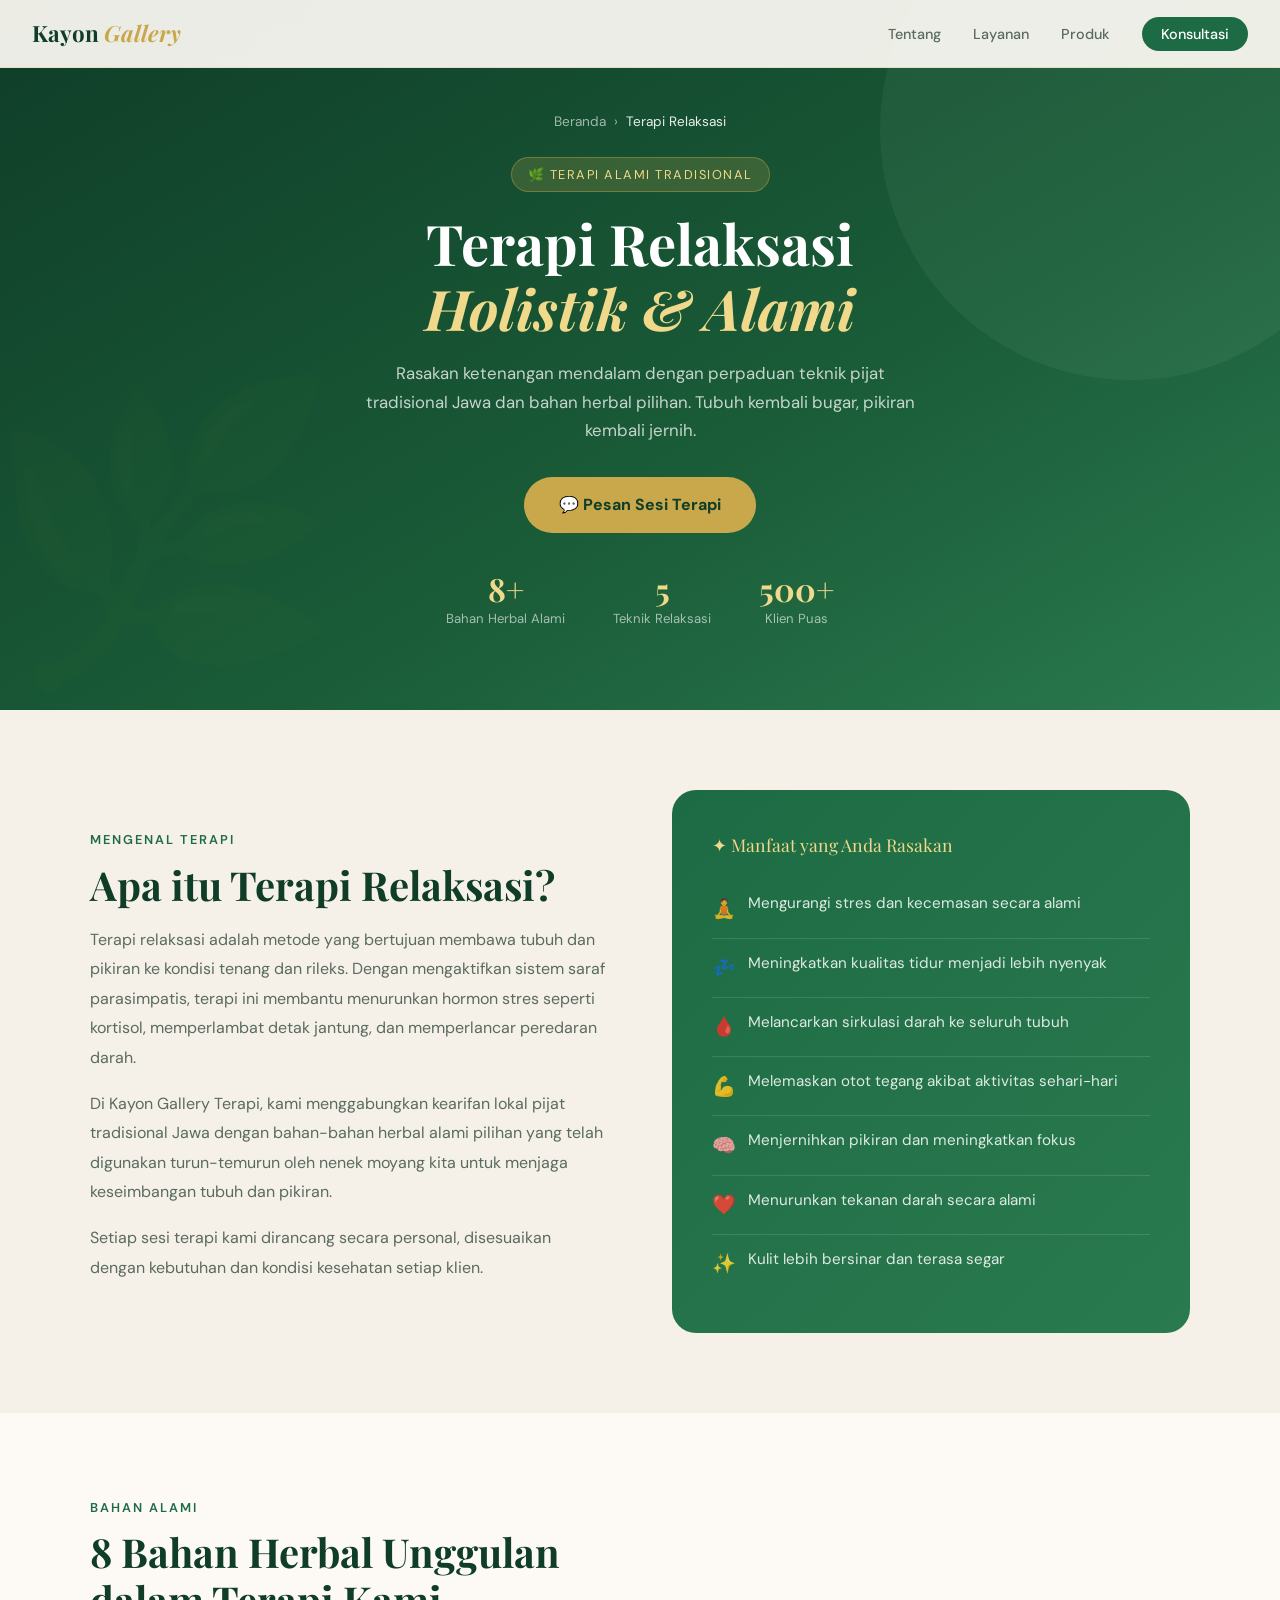
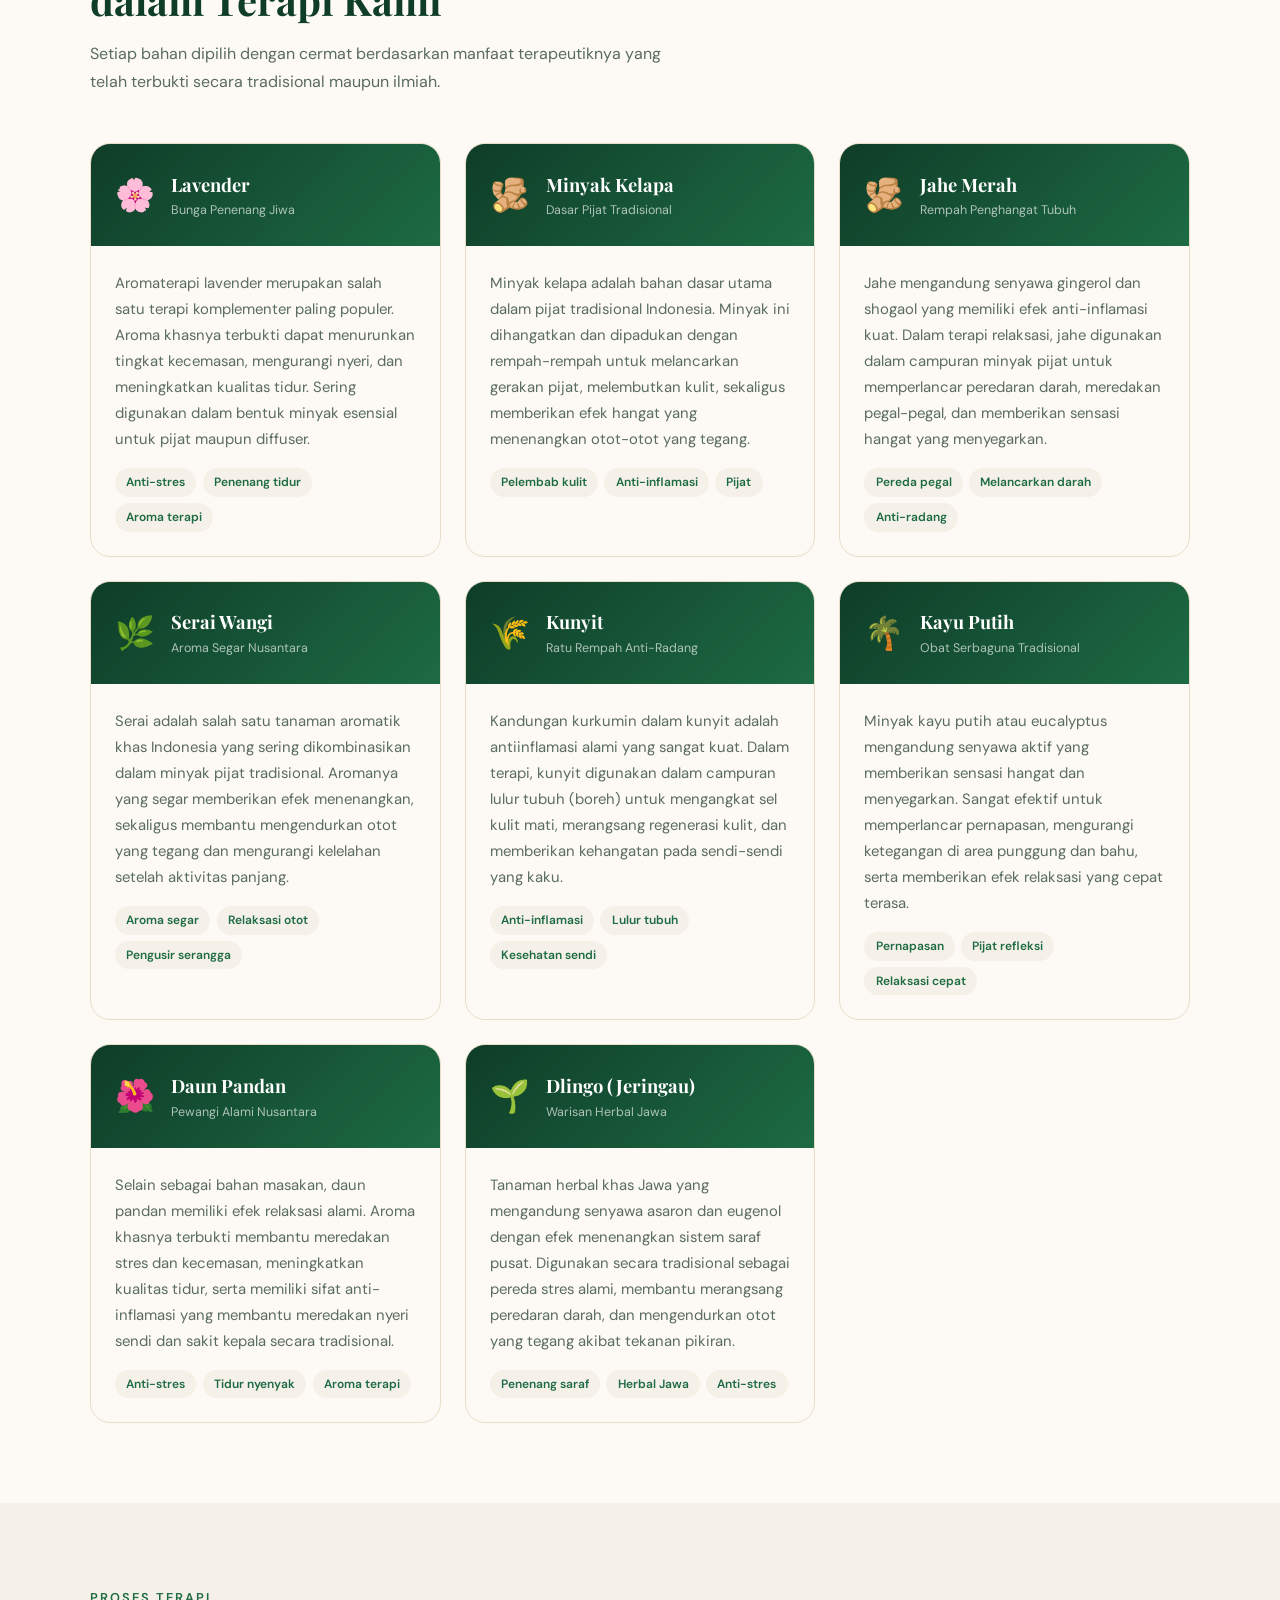
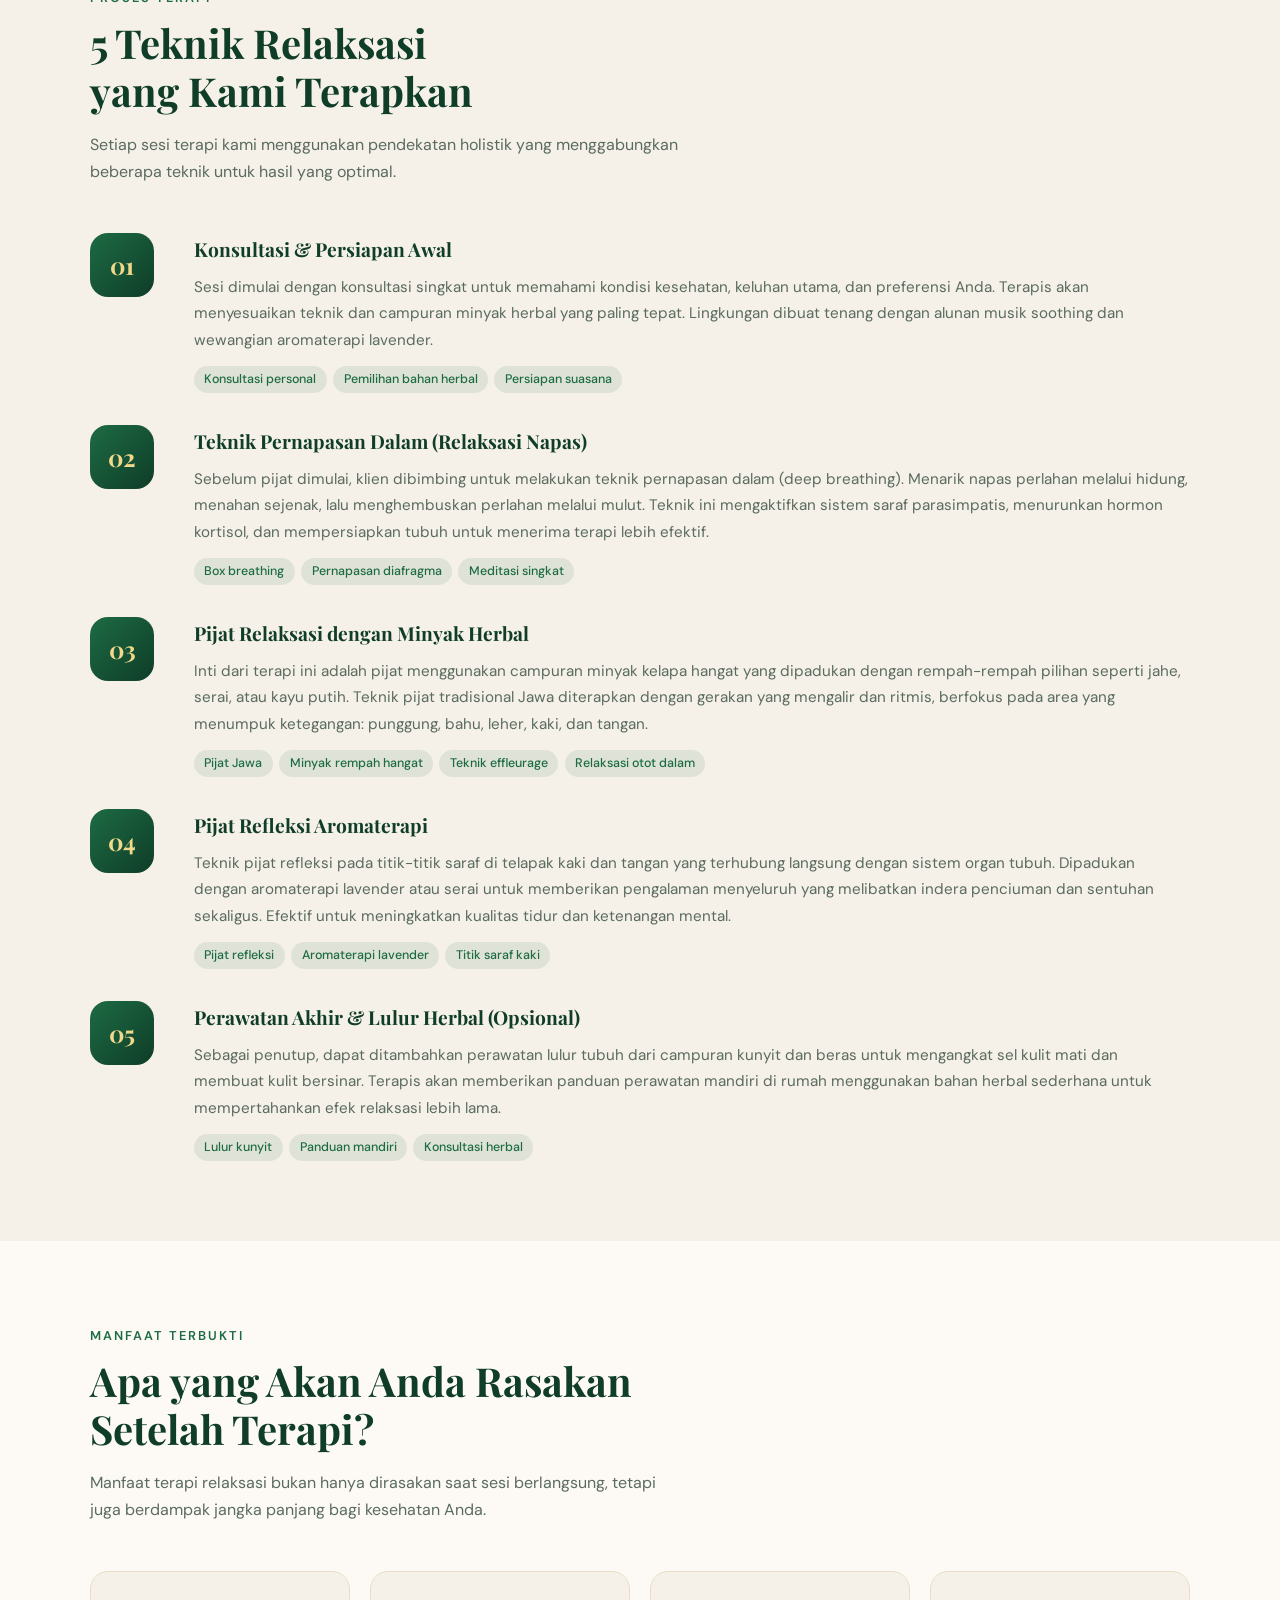
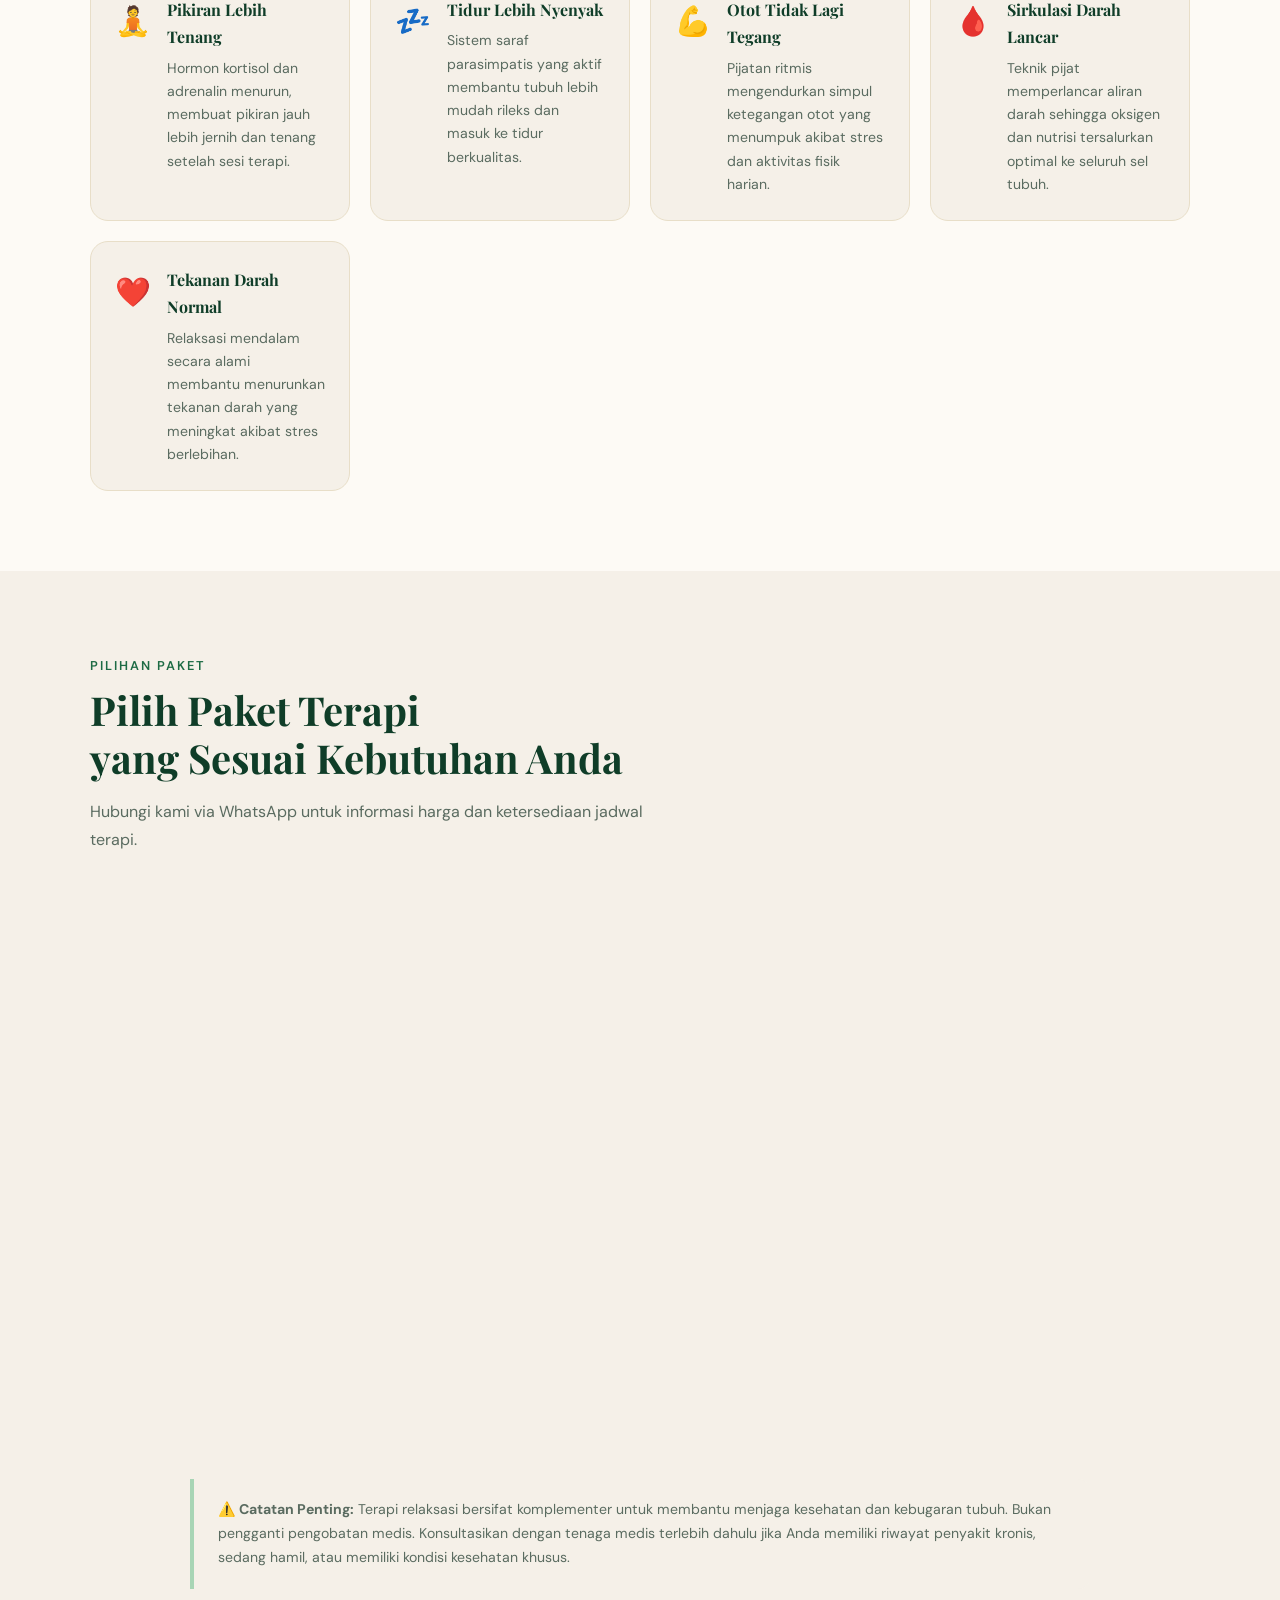
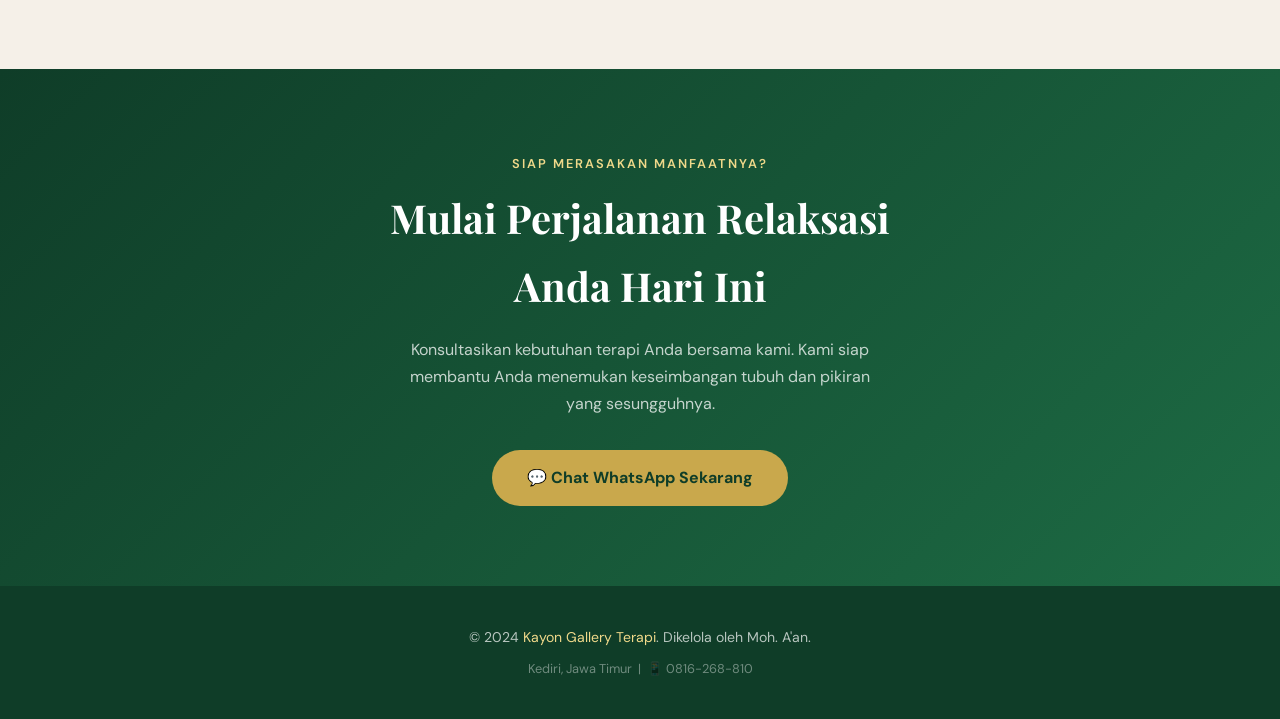
<file: relaksasi.html>
<!DOCTYPE html>
<html lang="id">
<head>
<meta charset="UTF-8">
<meta name="viewport" content="width=device-width, initial-scale=1.0">
<title>Terapi Relaksasi | Kayon Gallery Terapi</title>
<link href="https://fonts.googleapis.com/css2?family=Playfair+Display:ital,wght@0,400;0,700;1,400&family=DM+Sans:wght@300;400;500&display=swap" rel="stylesheet">
<style>
  *, *::before, *::after { box-sizing: border-box; margin: 0; padding: 0; }

  :root {
    --hijau: #1D6B44;
    --hijau-gelap: #0F3D28;
    --hijau-muda: #A8D5B5;
    --krem: #F5F0E8;
    --krem-gelap: #E8DEC8;
    --emas: #C9A84C;
    --emas-muda: #F0D98A;
    --putih: #FDFAF5;
    --teks-gelap: #1A2E1F;
    --teks-abu: #5A6B60;
    --font-display: 'Playfair Display', Georgia, serif;
    --font-body: 'DM Sans', sans-serif;
  }

  html { scroll-behavior: smooth; }
  body {
    font-family: var(--font-body);
    background: var(--putih);
    color: var(--teks-gelap);
    line-height: 1.7;
    overflow-x: hidden;
  }

  /* NAVBAR */
  nav {
    position: fixed; top: 0; left: 0; right: 0; z-index: 100;
    background: rgba(253,250,245,0.93);
    backdrop-filter: blur(12px);
    border-bottom: 1px solid var(--krem-gelap);
    padding: 0 2rem; height: 68px;
    display: flex; align-items: center; justify-content: space-between;
    transition: box-shadow 0.3s;
  }
  nav.scrolled { box-shadow: 0 4px 24px rgba(15,61,40,0.08); }
  .nav-logo { font-family: var(--font-display); font-size: 1.4rem; color: var(--hijau-gelap); font-weight: 700; text-decoration: none; }
  .nav-logo span { color: var(--emas); font-style: italic; }
  .nav-links { display: flex; gap: 2rem; list-style: none; }
  .nav-links a { text-decoration: none; color: var(--teks-abu); font-size: 0.9rem; font-weight: 500; transition: color 0.2s; }
  .nav-links a:hover, .nav-links a.active { color: var(--hijau); }
  .nav-cta { background: var(--hijau) !important; color: #fff !important; padding: 0.5rem 1.2rem !important; border-radius: 50px; }
  .nav-cta:hover { background: var(--hijau-gelap) !important; }
  .hamburger { display: none; flex-direction: column; gap: 5px; cursor: pointer; background: none; border: none; padding: 4px; }
  .hamburger span { display: block; width: 24px; height: 2px; background: var(--hijau-gelap); border-radius: 2px; }
  .mobile-menu { display: none; position: fixed; top: 68px; left: 0; right: 0; background: var(--putih); border-bottom: 1px solid var(--krem-gelap); padding: 1.5rem 2rem; flex-direction: column; gap: 1rem; z-index: 99; }
  .mobile-menu.open { display: flex; }
  .mobile-menu a { text-decoration: none; color: var(--teks-gelap); font-size: 1rem; font-weight: 500; padding: 0.5rem 0; border-bottom: 1px solid var(--krem-gelap); }

  /* HERO */
  .hero {
    min-height: 70vh;
    background: linear-gradient(150deg, var(--hijau-gelap) 0%, #1A5C38 60%, #2A7A4F 100%);
    display: flex; align-items: center;
    padding: 110px 2rem 5rem;
    position: relative; overflow: hidden;
  }
  .hero::before { content: ''; position: absolute; width: 500px; height: 500px; border-radius: 50%; background: rgba(168,213,181,0.07); top: -120px; right: -100px; }
  .hero::after { content: ''; position: absolute; font-family: var(--font-display); font-size: 18rem; color: rgba(255,255,255,0.03); bottom: -3rem; left: -1rem; content: '🌿'; }

  .hero-inner { max-width: 800px; margin: 0 auto; text-align: center; position: relative; z-index: 1; }
  .breadcrumb { display: flex; align-items: center; justify-content: center; gap: 0.5rem; margin-bottom: 1.5rem; font-size: 0.85rem; color: rgba(255,255,255,0.6); }
  .breadcrumb a { color: rgba(255,255,255,0.6); text-decoration: none; }
  .breadcrumb a:hover { color: var(--emas-muda); }
  .hero-badge { display: inline-block; background: rgba(201,168,76,0.2); color: var(--emas-muda); border: 1px solid rgba(201,168,76,0.4); padding: 0.35rem 1rem; border-radius: 50px; font-size: 0.8rem; letter-spacing: 1.5px; text-transform: uppercase; margin-bottom: 1.2rem; }
  .hero h1 { font-family: var(--font-display); font-size: clamp(2.2rem, 5vw, 3.5rem); color: #fff; line-height: 1.15; margin-bottom: 1.2rem; }
  .hero h1 em { color: var(--emas-muda); font-style: italic; }
  .hero-desc { color: rgba(255,255,255,0.75); font-size: 1.05rem; max-width: 560px; margin: 0 auto 2rem; }
  .hero-stats { display: flex; justify-content: center; gap: 3rem; flex-wrap: wrap; margin-top: 2.5rem; }
  .hero-stat { text-align: center; }
  .hero-stat .num { font-family: var(--font-display); font-size: 2rem; font-weight: 700; color: var(--emas-muda); line-height: 1; }
  .hero-stat .lbl { font-size: 0.82rem; color: rgba(255,255,255,0.6); margin-top: 0.2rem; }

  /* SECTION */
  section { padding: 5rem 2rem; }
  .container { max-width: 1100px; margin: 0 auto; }
  .section-label { display: inline-block; color: var(--hijau); font-size: 0.8rem; letter-spacing: 2px; text-transform: uppercase; font-weight: 600; margin-bottom: 0.6rem; }
  .section-title { font-family: var(--font-display); font-size: clamp(1.7rem, 3.5vw, 2.5rem); color: var(--hijau-gelap); line-height: 1.2; margin-bottom: 1rem; }
  .section-desc { color: var(--teks-abu); font-size: 1rem; max-width: 600px; margin-bottom: 3rem; }

  /* APA ITU TERAPI */
  .intro-section { background: var(--krem); }
  .intro-grid { display: grid; grid-template-columns: 1fr 1fr; gap: 4rem; align-items: center; }
  .intro-text p { color: var(--teks-abu); font-size: 1rem; line-height: 1.85; margin-bottom: 1rem; }
  .intro-visual { background: linear-gradient(135deg, var(--hijau), #2A7A4F); border-radius: 24px; padding: 2.5rem; color: white; }
  .benefit-list { list-style: none; }
  .benefit-list li { display: flex; align-items: flex-start; gap: 0.75rem; padding: 0.75rem 0; border-bottom: 1px solid rgba(255,255,255,0.12); font-size: 0.95rem; color: rgba(255,255,255,0.85); }
  .benefit-list li:last-child { border-bottom: none; }
  .benefit-list li span { font-size: 1.2rem; flex-shrink: 0; margin-top: 0.1rem; }

  /* BAHAN HERBAL */
  .herbal-section { background: var(--putih); }
  .herbal-grid { display: grid; grid-template-columns: repeat(auto-fit, minmax(300px, 1fr)); gap: 1.5rem; }
  .herbal-card {
    background: var(--putih);
    border: 1px solid var(--krem-gelap);
    border-radius: 20px;
    overflow: hidden;
    transition: all 0.3s;
  }
  .herbal-card:hover { transform: translateY(-5px); box-shadow: 0 16px 40px rgba(15,61,40,0.1); border-color: var(--hijau-muda); }
  .herbal-header {
    background: linear-gradient(135deg, var(--hijau-gelap), #1D6B44);
    padding: 1.5rem;
    display: flex; align-items: center; gap: 1rem;
  }
  .herbal-emoji { font-size: 2rem; }
  .herbal-header h3 { font-family: var(--font-display); font-size: 1.15rem; color: #fff; }
  .herbal-header p { font-size: 0.78rem; color: rgba(255,255,255,0.65); }
  .herbal-body { padding: 1.5rem; }
  .herbal-body p { color: var(--teks-abu); font-size: 0.93rem; line-height: 1.75; margin-bottom: 1rem; }
  .herbal-tags { display: flex; flex-wrap: wrap; gap: 0.4rem; }
  .tag { background: var(--krem); color: var(--hijau); font-size: 0.75rem; font-weight: 600; padding: 0.25rem 0.7rem; border-radius: 50px; }

  /* TEKNIK TERAPI */
  .teknik-section { background: var(--krem); }
  .teknik-steps { display: flex; flex-direction: column; gap: 2rem; }
  .teknik-step { display: grid; grid-template-columns: 80px 1fr; gap: 1.5rem; align-items: start; }
  .step-num {
    width: 64px; height: 64px; border-radius: 18px;
    background: linear-gradient(135deg, var(--hijau), var(--hijau-gelap));
    display: flex; align-items: center; justify-content: center;
    font-family: var(--font-display); font-size: 1.5rem; font-weight: 700; color: var(--emas-muda);
    flex-shrink: 0;
  }
  .step-content h3 { font-family: var(--font-display); font-size: 1.2rem; color: var(--hijau-gelap); margin-bottom: 0.5rem; }
  .step-content p { color: var(--teks-abu); font-size: 0.95rem; line-height: 1.75; }
  .step-pills { display: flex; flex-wrap: wrap; gap: 0.4rem; margin-top: 0.75rem; }
  .step-pill { background: rgba(29,107,68,0.1); color: var(--hijau); font-size: 0.78rem; padding: 0.2rem 0.65rem; border-radius: 50px; font-weight: 500; }

  /* MANFAAT */
  .manfaat-section { background: var(--putih); }
  .manfaat-grid { display: grid; grid-template-columns: repeat(auto-fit, minmax(240px, 1fr)); gap: 1.25rem; }
  .manfaat-card {
    background: var(--krem);
    border-radius: 18px; padding: 1.5rem;
    border: 1px solid var(--krem-gelap);
    transition: all 0.3s;
    display: flex; align-items: flex-start; gap: 1rem;
  }
  .manfaat-card:hover { border-color: var(--hijau-muda); background: #fff; }
  .manfaat-icon { font-size: 1.8rem; flex-shrink: 0; margin-top: 0.1rem; }
  .manfaat-card h4 { font-family: var(--font-display); font-size: 1rem; color: var(--hijau-gelap); margin-bottom: 0.4rem; }
  .manfaat-card p { color: var(--teks-abu); font-size: 0.88rem; line-height: 1.65; }

  /* PAKET LAYANAN */
  .paket-section { background: var(--krem); }
  .paket-grid { display: grid; grid-template-columns: repeat(auto-fit, minmax(260px, 1fr)); gap: 1.5rem; }
  .paket-card {
    background: var(--putih); border-radius: 20px;
    border: 1.5px solid var(--krem-gelap);
    padding: 2rem; text-align: center;
    transition: all 0.3s; position: relative; overflow: hidden;
  }
  .paket-card.featured {
    border-color: var(--hijau);
    background: var(--hijau-gelap); color: white;
  }
  .paket-badge {
    position: absolute; top: 1rem; right: 1rem;
    background: var(--emas); color: var(--hijau-gelap);
    font-size: 0.7rem; font-weight: 700; padding: 0.2rem 0.6rem; border-radius: 50px;
  }
  .paket-icon { font-size: 2.5rem; margin-bottom: 1rem; }
  .paket-card h3 { font-family: var(--font-display); font-size: 1.25rem; color: var(--hijau-gelap); margin-bottom: 0.5rem; }
  .paket-card.featured h3 { color: var(--emas-muda); }
  .paket-durasi { font-size: 0.8rem; color: var(--teks-abu); margin-bottom: 1.25rem; }
  .paket-card.featured .paket-durasi { color: rgba(255,255,255,0.6); }
  .paket-list { list-style: none; text-align: left; margin-bottom: 1.5rem; }
  .paket-list li { font-size: 0.9rem; color: var(--teks-abu); padding: 0.4rem 0; display: flex; align-items: center; gap: 0.6rem; }
  .paket-card.featured .paket-list li { color: rgba(255,255,255,0.8); }
  .paket-list li::before { content: '✓'; color: var(--hijau); font-weight: 700; }
  .paket-card.featured .paket-list li::before { color: var(--emas-muda); }
  .btn-pesan { display: block; background: var(--hijau); color: #fff; text-decoration: none; padding: 0.75rem 1.5rem; border-radius: 50px; font-weight: 600; font-size: 0.9rem; transition: all 0.2s; }
  .btn-pesan:hover { background: var(--hijau-gelap); transform: translateY(-2px); }
  .paket-card.featured .btn-pesan { background: var(--emas); color: var(--hijau-gelap); }
  .paket-card.featured .btn-pesan:hover { background: var(--emas-muda); }
  .paket-card:not(.featured):hover { border-color: var(--hijau-muda); box-shadow: 0 12px 32px rgba(15,61,40,0.08); }

  /* CTA */
  .cta-section { background: linear-gradient(135deg, var(--hijau-gelap), #1D6B44); padding: 5rem 2rem; text-align: center; }
  .cta-section h2 { font-family: var(--font-display); font-size: clamp(1.7rem, 3.5vw, 2.5rem); color: #fff; margin-bottom: 1rem; }
  .cta-section p { color: rgba(255,255,255,0.75); font-size: 1rem; margin-bottom: 2rem; max-width: 480px; margin-left: auto; margin-right: auto; }
  .btn-wa { display: inline-flex; align-items: center; gap: 0.5rem; background: var(--emas); color: var(--hijau-gelap); padding: 0.9rem 2.2rem; border-radius: 50px; text-decoration: none; font-weight: 700; font-size: 1rem; transition: all 0.2s; }
  .btn-wa:hover { background: var(--emas-muda); transform: translateY(-2px); }

  /* DISCLAIMER */
  .disclaimer { background: var(--krem); border-left: 4px solid var(--hijau-muda); padding: 1.2rem 1.5rem; border-radius: 0 12px 12px 0; margin: 3rem auto 0; max-width: 900px; font-size: 0.88rem; color: var(--teks-abu); }

  /* FOOTER */
  footer { background: var(--hijau-gelap); color: rgba(255,255,255,0.7); padding: 2.5rem 2rem; text-align: center; font-size: 0.88rem; }
  footer a { color: var(--emas-muda); text-decoration: none; }

  /* ANIMASI */
  .fade-up { opacity: 0; transform: translateY(28px); transition: opacity 0.6s, transform 0.6s; }
  .fade-up.visible { opacity: 1; transform: translateY(0); }

  /* RESPONSIVE */
  @media (max-width: 768px) {
    .nav-links { display: none; }
    .hamburger { display: flex; }
    .intro-grid { grid-template-columns: 1fr; gap: 2rem; }
    .teknik-step { grid-template-columns: 60px 1fr; gap: 1rem; }
    .step-num { width: 52px; height: 52px; font-size: 1.2rem; border-radius: 14px; }
    .hero-stats { gap: 2rem; }
    section { padding: 3.5rem 1.25rem; }
    nav { padding: 0 1.25rem; }
  }
</style>
</head>
<body>

<!-- NAVBAR -->
<nav id="navbar">
  <a href="index.html" class="nav-logo">Kayon <span>Gallery</span></a>
  <ul class="nav-links">
    <li><a href="index.html#tentang">Tentang</a></li>
    <li><a href="index.html#layanan">Layanan</a></li>
    <li><a href="index.html#produk">Produk</a></li>
    <li><a href="https://wa.me/62816268810" class="nav-cta">Konsultasi</a></li>
  </ul>
  <button class="hamburger" id="hamburger" aria-label="Menu">
    <span></span><span></span><span></span>
  </button>
</nav>

<div class="mobile-menu" id="mobileMenu">
  <a href="index.html">🏠 Beranda</a>
  <a href="index.html#tentang">Tentang</a>
  <a href="index.html#layanan">Layanan</a>
  <a href="index.html#produk">Produk</a>
  <a href="https://wa.me/62816268810">💬 Konsultasi via WhatsApp</a>
</div>

<!-- HERO -->
<section class="hero">
  <div class="hero-inner">
    <div class="breadcrumb">
      <a href="index.html">Beranda</a>
      <span>›</span>
      <span style="color:rgba(255,255,255,0.9)">Terapi Relaksasi</span>
    </div>
    <div class="hero-badge">🌿 Terapi Alami Tradisional</div>
    <h1>Terapi Relaksasi<br><em>Holistik & Alami</em></h1>
    <p class="hero-desc">Rasakan ketenangan mendalam dengan perpaduan teknik pijat tradisional Jawa dan bahan herbal pilihan. Tubuh kembali bugar, pikiran kembali jernih.</p>
    <a href="https://wa.me/62816268810" class="btn-wa">💬 Pesan Sesi Terapi</a>
    <div class="hero-stats">
      <div class="hero-stat"><div class="num">8+</div><div class="lbl">Bahan Herbal Alami</div></div>
      <div class="hero-stat"><div class="num">5</div><div class="lbl">Teknik Relaksasi</div></div>
      <div class="hero-stat"><div class="num">500+</div><div class="lbl">Klien Puas</div></div>
    </div>
  </div>
</section>

<!-- APA ITU TERAPI RELAKSASI -->
<section class="intro-section">
  <div class="container">
    <div class="intro-grid">
      <div class="intro-text fade-up">
        <span class="section-label">Mengenal Terapi</span>
        <h2 class="section-title">Apa itu Terapi Relaksasi?</h2>
        <p>Terapi relaksasi adalah metode yang bertujuan membawa tubuh dan pikiran ke kondisi tenang dan rileks. Dengan mengaktifkan sistem saraf parasimpatis, terapi ini membantu menurunkan hormon stres seperti kortisol, memperlambat detak jantung, dan memperlancar peredaran darah.</p>
        <p>Di Kayon Gallery Terapi, kami menggabungkan kearifan lokal pijat tradisional Jawa dengan bahan-bahan herbal alami pilihan yang telah digunakan turun-temurun oleh nenek moyang kita untuk menjaga keseimbangan tubuh dan pikiran.</p>
        <p>Setiap sesi terapi kami dirancang secara personal, disesuaikan dengan kebutuhan dan kondisi kesehatan setiap klien.</p>
      </div>
      <div class="intro-visual fade-up">
        <div style="font-family:var(--font-display); font-size:1.1rem; color:var(--emas-muda); margin-bottom:1.2rem;">✦ Manfaat yang Anda Rasakan</div>
        <ul class="benefit-list">
          <li><span>🧘</span> Mengurangi stres dan kecemasan secara alami</li>
          <li><span>💤</span> Meningkatkan kualitas tidur menjadi lebih nyenyak</li>
          <li><span>🩸</span> Melancarkan sirkulasi darah ke seluruh tubuh</li>
          <li><span>💪</span> Melemaskan otot tegang akibat aktivitas sehari-hari</li>
          <li><span>🧠</span> Menjernihkan pikiran dan meningkatkan fokus</li>
          <li><span>❤️</span> Menurunkan tekanan darah secara alami</li>
          <li><span>✨</span> Kulit lebih bersinar dan terasa segar</li>
        </ul>
      </div>
    </div>
  </div>
</section>

<!-- BAHAN HERBAL -->
<section class="herbal-section">
  <div class="container">
    <span class="section-label">Bahan Alami</span>
    <h2 class="section-title">8 Bahan Herbal Unggulan<br>dalam Terapi Kami</h2>
    <p class="section-desc">Setiap bahan dipilih dengan cermat berdasarkan manfaat terapeutiknya yang telah terbukti secara tradisional maupun ilmiah.</p>
    <div class="herbal-grid">

      <div class="herbal-card fade-up">
        <div class="herbal-header">
          <div class="herbal-emoji">🌸</div>
          <div><h3>Lavender</h3><p>Bunga Penenang Jiwa</p></div>
        </div>
        <div class="herbal-body">
          <p>Aromaterapi lavender merupakan salah satu terapi komplementer paling populer. Aroma khasnya terbukti dapat menurunkan tingkat kecemasan, mengurangi nyeri, dan meningkatkan kualitas tidur. Sering digunakan dalam bentuk minyak esensial untuk pijat maupun diffuser.</p>
          <div class="herbal-tags">
            <span class="tag">Anti-stres</span>
            <span class="tag">Penenang tidur</span>
            <span class="tag">Aroma terapi</span>
          </div>
        </div>
      </div>

      <div class="herbal-card fade-up">
        <div class="herbal-header">
          <div class="herbal-emoji">🫚</div>
          <div><h3>Minyak Kelapa</h3><p>Dasar Pijat Tradisional</p></div>
        </div>
        <div class="herbal-body">
          <p>Minyak kelapa adalah bahan dasar utama dalam pijat tradisional Indonesia. Minyak ini dihangatkan dan dipadukan dengan rempah-rempah untuk melancarkan gerakan pijat, melembutkan kulit, sekaligus memberikan efek hangat yang menenangkan otot-otot yang tegang.</p>
          <div class="herbal-tags">
            <span class="tag">Pelembab kulit</span>
            <span class="tag">Anti-inflamasi</span>
            <span class="tag">Pijat</span>
          </div>
        </div>
      </div>

      <div class="herbal-card fade-up">
        <div class="herbal-header">
          <div class="herbal-emoji">🫚</div>
          <div><h3>Jahe Merah</h3><p>Rempah Penghangat Tubuh</p></div>
        </div>
        <div class="herbal-body">
          <p>Jahe mengandung senyawa gingerol dan shogaol yang memiliki efek anti-inflamasi kuat. Dalam terapi relaksasi, jahe digunakan dalam campuran minyak pijat untuk memperlancar peredaran darah, meredakan pegal-pegal, dan memberikan sensasi hangat yang menyegarkan.</p>
          <div class="herbal-tags">
            <span class="tag">Pereda pegal</span>
            <span class="tag">Melancarkan darah</span>
            <span class="tag">Anti-radang</span>
          </div>
        </div>
      </div>

      <div class="herbal-card fade-up">
        <div class="herbal-header">
          <div class="herbal-emoji">🌿</div>
          <div><h3>Serai Wangi</h3><p>Aroma Segar Nusantara</p></div>
        </div>
        <div class="herbal-body">
          <p>Serai adalah salah satu tanaman aromatik khas Indonesia yang sering dikombinasikan dalam minyak pijat tradisional. Aromanya yang segar memberikan efek menenangkan, sekaligus membantu mengendurkan otot yang tegang dan mengurangi kelelahan setelah aktivitas panjang.</p>
          <div class="herbal-tags">
            <span class="tag">Aroma segar</span>
            <span class="tag">Relaksasi otot</span>
            <span class="tag">Pengusir serangga</span>
          </div>
        </div>
      </div>

      <div class="herbal-card fade-up">
        <div class="herbal-header">
          <div class="herbal-emoji">🌾</div>
          <div><h3>Kunyit</h3><p>Ratu Rempah Anti-Radang</p></div>
        </div>
        <div class="herbal-body">
          <p>Kandungan kurkumin dalam kunyit adalah antiinflamasi alami yang sangat kuat. Dalam terapi, kunyit digunakan dalam campuran lulur tubuh (boreh) untuk mengangkat sel kulit mati, merangsang regenerasi kulit, dan memberikan kehangatan pada sendi-sendi yang kaku.</p>
          <div class="herbal-tags">
            <span class="tag">Anti-inflamasi</span>
            <span class="tag">Lulur tubuh</span>
            <span class="tag">Kesehatan sendi</span>
          </div>
        </div>
      </div>

      <div class="herbal-card fade-up">
        <div class="herbal-header">
          <div class="herbal-emoji">🌴</div>
          <div><h3>Kayu Putih</h3><p>Obat Serbaguna Tradisional</p></div>
        </div>
        <div class="herbal-body">
          <p>Minyak kayu putih atau eucalyptus mengandung senyawa aktif yang memberikan sensasi hangat dan menyegarkan. Sangat efektif untuk memperlancar pernapasan, mengurangi ketegangan di area punggung dan bahu, serta memberikan efek relaksasi yang cepat terasa.</p>
          <div class="herbal-tags">
            <span class="tag">Pernapasan</span>
            <span class="tag">Pijat refleksi</span>
            <span class="tag">Relaksasi cepat</span>
          </div>
        </div>
      </div>

      <div class="herbal-card fade-up">
        <div class="herbal-header">
          <div class="herbal-emoji">🌺</div>
          <div><h3>Daun Pandan</h3><p>Pewangi Alami Nusantara</p></div>
        </div>
        <div class="herbal-body">
          <p>Selain sebagai bahan masakan, daun pandan memiliki efek relaksasi alami. Aroma khasnya terbukti membantu meredakan stres dan kecemasan, meningkatkan kualitas tidur, serta memiliki sifat anti-inflamasi yang membantu meredakan nyeri sendi dan sakit kepala secara tradisional.</p>
          <div class="herbal-tags">
            <span class="tag">Anti-stres</span>
            <span class="tag">Tidur nyenyak</span>
            <span class="tag">Aroma terapi</span>
          </div>
        </div>
      </div>

      <div class="herbal-card fade-up">
        <div class="herbal-header">
          <div class="herbal-emoji">🌱</div>
          <div><h3>Dlingo (Jeringau)</h3><p>Warisan Herbal Jawa</p></div>
        </div>
        <div class="herbal-body">
          <p>Tanaman herbal khas Jawa yang mengandung senyawa asaron dan eugenol dengan efek menenangkan sistem saraf pusat. Digunakan secara tradisional sebagai pereda stres alami, membantu merangsang peredaran darah, dan mengendurkan otot yang tegang akibat tekanan pikiran.</p>
          <div class="herbal-tags">
            <span class="tag">Penenang saraf</span>
            <span class="tag">Herbal Jawa</span>
            <span class="tag">Anti-stres</span>
          </div>
        </div>
      </div>

    </div>
  </div>
</section>

<!-- TEKNIK TERAPI -->
<section class="teknik-section">
  <div class="container">
    <span class="section-label">Proses Terapi</span>
    <h2 class="section-title">5 Teknik Relaksasi<br>yang Kami Terapkan</h2>
    <p class="section-desc">Setiap sesi terapi kami menggunakan pendekatan holistik yang menggabungkan beberapa teknik untuk hasil yang optimal.</p>
    <div class="teknik-steps">

      <div class="teknik-step fade-up">
        <div class="step-num">01</div>
        <div class="step-content">
          <h3>Konsultasi & Persiapan Awal</h3>
          <p>Sesi dimulai dengan konsultasi singkat untuk memahami kondisi kesehatan, keluhan utama, dan preferensi Anda. Terapis akan menyesuaikan teknik dan campuran minyak herbal yang paling tepat. Lingkungan dibuat tenang dengan alunan musik soothing dan wewangian aromaterapi lavender.</p>
          <div class="step-pills"><span class="step-pill">Konsultasi personal</span><span class="step-pill">Pemilihan bahan herbal</span><span class="step-pill">Persiapan suasana</span></div>
        </div>
      </div>

      <div class="teknik-step fade-up">
        <div class="step-num">02</div>
        <div class="step-content">
          <h3>Teknik Pernapasan Dalam (Relaksasi Napas)</h3>
          <p>Sebelum pijat dimulai, klien dibimbing untuk melakukan teknik pernapasan dalam (deep breathing). Menarik napas perlahan melalui hidung, menahan sejenak, lalu menghembuskan perlahan melalui mulut. Teknik ini mengaktifkan sistem saraf parasimpatis, menurunkan hormon kortisol, dan mempersiapkan tubuh untuk menerima terapi lebih efektif.</p>
          <div class="step-pills"><span class="step-pill">Box breathing</span><span class="step-pill">Pernapasan diafragma</span><span class="step-pill">Meditasi singkat</span></div>
        </div>
      </div>

      <div class="teknik-step fade-up">
        <div class="step-num">03</div>
        <div class="step-content">
          <h3>Pijat Relaksasi dengan Minyak Herbal</h3>
          <p>Inti dari terapi ini adalah pijat menggunakan campuran minyak kelapa hangat yang dipadukan dengan rempah-rempah pilihan seperti jahe, serai, atau kayu putih. Teknik pijat tradisional Jawa diterapkan dengan gerakan yang mengalir dan ritmis, berfokus pada area yang menumpuk ketegangan: punggung, bahu, leher, kaki, dan tangan.</p>
          <div class="step-pills"><span class="step-pill">Pijat Jawa</span><span class="step-pill">Minyak rempah hangat</span><span class="step-pill">Teknik effleurage</span><span class="step-pill">Relaksasi otot dalam</span></div>
        </div>
      </div>

      <div class="teknik-step fade-up">
        <div class="step-num">04</div>
        <div class="step-content">
          <h3>Pijat Refleksi Aromaterapi</h3>
          <p>Teknik pijat refleksi pada titik-titik saraf di telapak kaki dan tangan yang terhubung langsung dengan sistem organ tubuh. Dipadukan dengan aromaterapi lavender atau serai untuk memberikan pengalaman menyeluruh yang melibatkan indera penciuman dan sentuhan sekaligus. Efektif untuk meningkatkan kualitas tidur dan ketenangan mental.</p>
          <div class="step-pills"><span class="step-pill">Pijat refleksi</span><span class="step-pill">Aromaterapi lavender</span><span class="step-pill">Titik saraf kaki</span></div>
        </div>
      </div>

      <div class="teknik-step fade-up">
        <div class="step-num">05</div>
        <div class="step-content">
          <h3>Perawatan Akhir & Lulur Herbal (Opsional)</h3>
          <p>Sebagai penutup, dapat ditambahkan perawatan lulur tubuh dari campuran kunyit dan beras untuk mengangkat sel kulit mati dan membuat kulit bersinar. Terapis akan memberikan panduan perawatan mandiri di rumah menggunakan bahan herbal sederhana untuk mempertahankan efek relaksasi lebih lama.</p>
          <div class="step-pills"><span class="step-pill">Lulur kunyit</span><span class="step-pill">Panduan mandiri</span><span class="step-pill">Konsultasi herbal</span></div>
        </div>
      </div>

    </div>
  </div>
</section>

<!-- MANFAAT -->
<section class="manfaat-section">
  <div class="container">
    <span class="section-label">Manfaat Terbukti</span>
    <h2 class="section-title">Apa yang Akan Anda Rasakan<br>Setelah Terapi?</h2>
    <p class="section-desc">Manfaat terapi relaksasi bukan hanya dirasakan saat sesi berlangsung, tetapi juga berdampak jangka panjang bagi kesehatan Anda.</p>
    <div class="manfaat-grid">
      <div class="manfaat-card fade-up">
        <div class="manfaat-icon">🧘</div>
        <div><h4>Pikiran Lebih Tenang</h4><p>Hormon kortisol dan adrenalin menurun, membuat pikiran jauh lebih jernih dan tenang setelah sesi terapi.</p></div>
      </div>
      <div class="manfaat-card fade-up">
        <div class="manfaat-icon">💤</div>
        <div><h4>Tidur Lebih Nyenyak</h4><p>Sistem saraf parasimpatis yang aktif membantu tubuh lebih mudah rileks dan masuk ke tidur berkualitas.</p></div>
      </div>
      <div class="manfaat-card fade-up">
        <div class="manfaat-icon">💪</div>
        <div><h4>Otot Tidak Lagi Tegang</h4><p>Pijatan ritmis mengendurkan simpul ketegangan otot yang menumpuk akibat stres dan aktivitas fisik harian.</p></div>
      </div>
      <div class="manfaat-card fade-up">
        <div class="manfaat-icon">🩸</div>
        <div><h4>Sirkulasi Darah Lancar</h4><p>Teknik pijat memperlancar aliran darah sehingga oksigen dan nutrisi tersalurkan optimal ke seluruh sel tubuh.</p></div>
      </div>
      <div class="manfaat-card fade-up">
        <div class="manfaat-icon">❤️</div>
        <div><h4>Tekanan Darah Normal</h4><p>Relaksasi mendalam secara alami membantu menurunkan tekanan darah yang meningkat akibat stres berlebihan.</p></div>
      </div>
      <div class="manfaat-card fade-up">
        <div class="manfaat-icon">✨</div>
        <div><h4>Kulit Bersinar & Segar</h4><p>Lulur herbal mengangkat sel kulit mati dan merangsang regenerasi kulit, membuat kulit tampak lebih cerah.</p></div>
      </div>
      <div class="manfaat-card fade-up">
        <div class="manfaat-icon">🔋</div>
        <div><h4>Energi Kembali Pulih</h4><p>Tubuh yang rileks dan peredaran darah lancar membuat Anda terasa lebih bugar dan berenergi keesokan harinya.</p></div>
      </div>
      <div class="manfaat-card fade-up">
        <div class="manfaat-icon">🧠</div>
        <div><h4>Fokus & Konsentrasi Meningkat</h4><p>Pikiran yang tenang dan oksigen yang cukup ke otak membantu meningkatkan kemampuan fokus dan berpikir jernih.</p></div>
      </div>
    </div>
  </div>
</section>

<!-- PAKET LAYANAN -->
<section class="paket-section">
  <div class="container">
    <span class="section-label">Pilihan Paket</span>
    <h2 class="section-title">Pilih Paket Terapi<br>yang Sesuai Kebutuhan Anda</h2>
    <p class="section-desc">Hubungi kami via WhatsApp untuk informasi harga dan ketersediaan jadwal terapi.</p>
    <div class="paket-grid">
      <div class="paket-card fade-up">
        <div class="paket-icon">🌿</div>
        <h3>Paket Relaksasi Dasar</h3>
        <p class="paket-durasi">⏱ 60 menit</p>
        <ul class="paket-list">
          <li>Konsultasi awal</li>
          <li>Teknik pernapasan dalam</li>
          <li>Pijat relaksasi minyak herbal</li>
          <li>Aromaterapi lavender / serai</li>
          <li>Panduan perawatan mandiri</li>
        </ul>
        <a href="https://wa.me/62816268810?text=Halo, saya tertarik dengan Paket Relaksasi Dasar (60 menit)" class="btn-pesan">Pesan Sekarang</a>
      </div>
      <div class="paket-card featured fade-up">
        <div class="paket-badge">⭐ Terpopuler</div>
        <div class="paket-icon">🌸</div>
        <h3>Paket Relaksasi Premium</h3>
        <p class="paket-durasi">⏱ 90 menit</p>
        <ul class="paket-list">
          <li>Konsultasi mendalam</li>
          <li>Meditasi & pernapasan dalam</li>
          <li>Pijat relaksasi minyak rempah</li>
          <li>Pijat refleksi kaki</li>
          <li>Aromaterapi lavender</li>
          <li>Konsultasi herbal personal</li>
        </ul>
        <a href="https://wa.me/62816268810?text=Halo, saya tertarik dengan Paket Relaksasi Premium (90 menit)" class="btn-pesan">Pesan Sekarang</a>
      </div>
      <div class="paket-card fade-up">
        <div class="paket-icon">👑</div>
        <h3>Paket Spa Herbal Lengkap</h3>
        <p class="paket-durasi">⏱ 120 menit</p>
        <ul class="paket-list">
          <li>Semua layanan Premium</li>
          <li>Lulur kunyit & beras</li>
          <li>Masker tubuh herbal (boreh)</li>
          <li>Ramuan herbal minuman</li>
          <li>Paket produk herbal mini</li>
        </ul>
        <a href="https://wa.me/62816268810?text=Halo, saya tertarik dengan Paket Spa Herbal Lengkap (120 menit)" class="btn-pesan">Pesan Sekarang</a>
      </div>
    </div>
    <div class="disclaimer">
      <strong>⚠️ Catatan Penting:</strong> Terapi relaksasi bersifat komplementer untuk membantu menjaga kesehatan dan kebugaran tubuh. Bukan pengganti pengobatan medis. Konsultasikan dengan tenaga medis terlebih dahulu jika Anda memiliki riwayat penyakit kronis, sedang hamil, atau memiliki kondisi kesehatan khusus.
    </div>
  </div>
</section>

<!-- CTA -->
<section class="cta-section">
  <div class="container">
    <span class="section-label" style="color:var(--emas-muda)">Siap Merasakan Manfaatnya?</span>
    <h2>Mulai Perjalanan Relaksasi<br>Anda Hari Ini</h2>
    <p>Konsultasikan kebutuhan terapi Anda bersama kami. Kami siap membantu Anda menemukan keseimbangan tubuh dan pikiran yang sesungguhnya.</p>
    <a href="https://wa.me/62816268810?text=Halo Kayon Gallery, saya ingin konsultasi tentang Terapi Relaksasi" class="btn-wa">💬 Chat WhatsApp Sekarang</a>
  </div>
</section>

<!-- FOOTER -->
<footer>
  <p>© 2024 <a href="index.html">Kayon Gallery Terapi</a>. Dikelola oleh Moh. A'an.</p>
  <p style="margin-top:0.5rem; font-size:0.8rem; color:rgba(255,255,255,0.4);">Kediri, Jawa Timur &nbsp;|&nbsp; 📱 0816-268-810</p>
</footer>

<script>
  window.addEventListener('scroll', () => {
    document.getElementById('navbar').classList.toggle('scrolled', window.scrollY > 20);
  });

  document.getElementById('hamburger').addEventListener('click', () => {
    document.getElementById('mobileMenu').classList.toggle('open');
  });

  const observer = new IntersectionObserver((entries) => {
    entries.forEach((e, i) => {
      if (e.isIntersecting) setTimeout(() => e.target.classList.add('visible'), i * 80);
    });
  }, { threshold: 0.12 });

  document.querySelectorAll('.fade-up').forEach(el => observer.observe(el));
</script>
</body>
</html>
</file>
